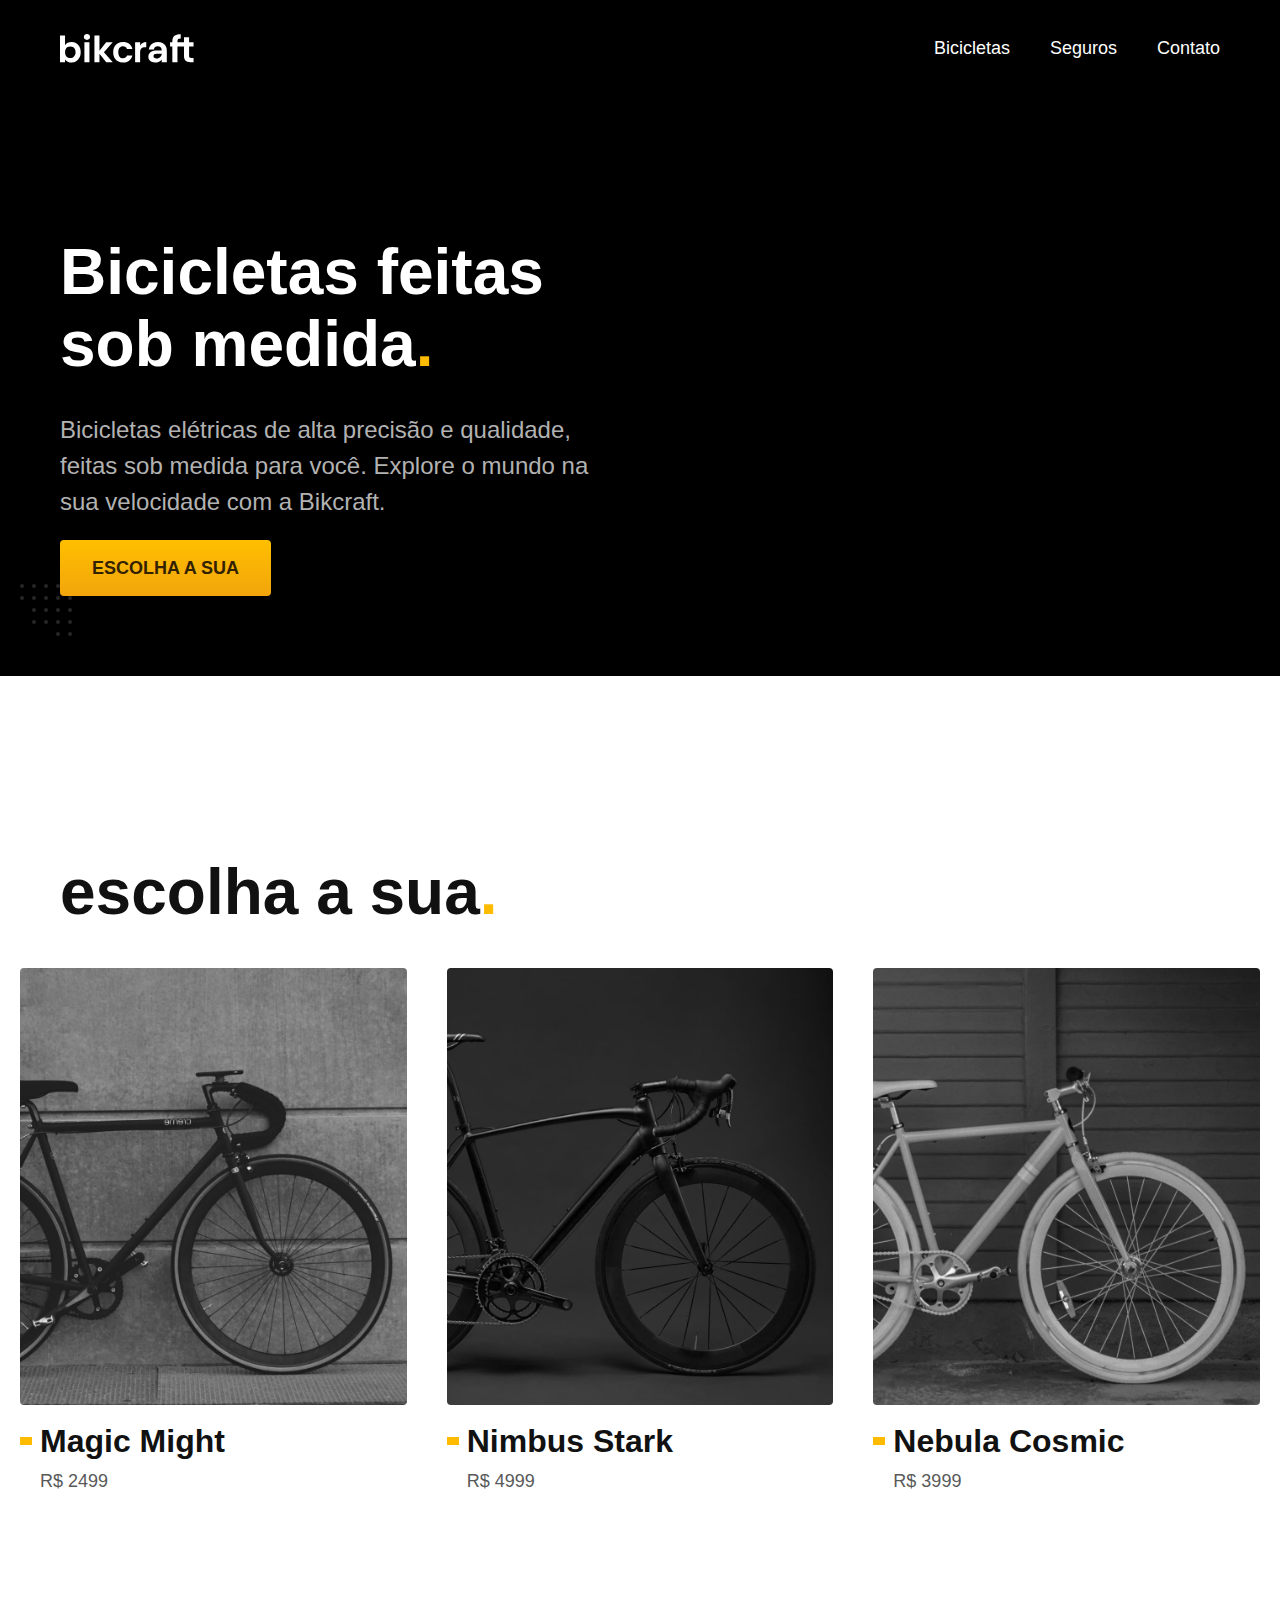
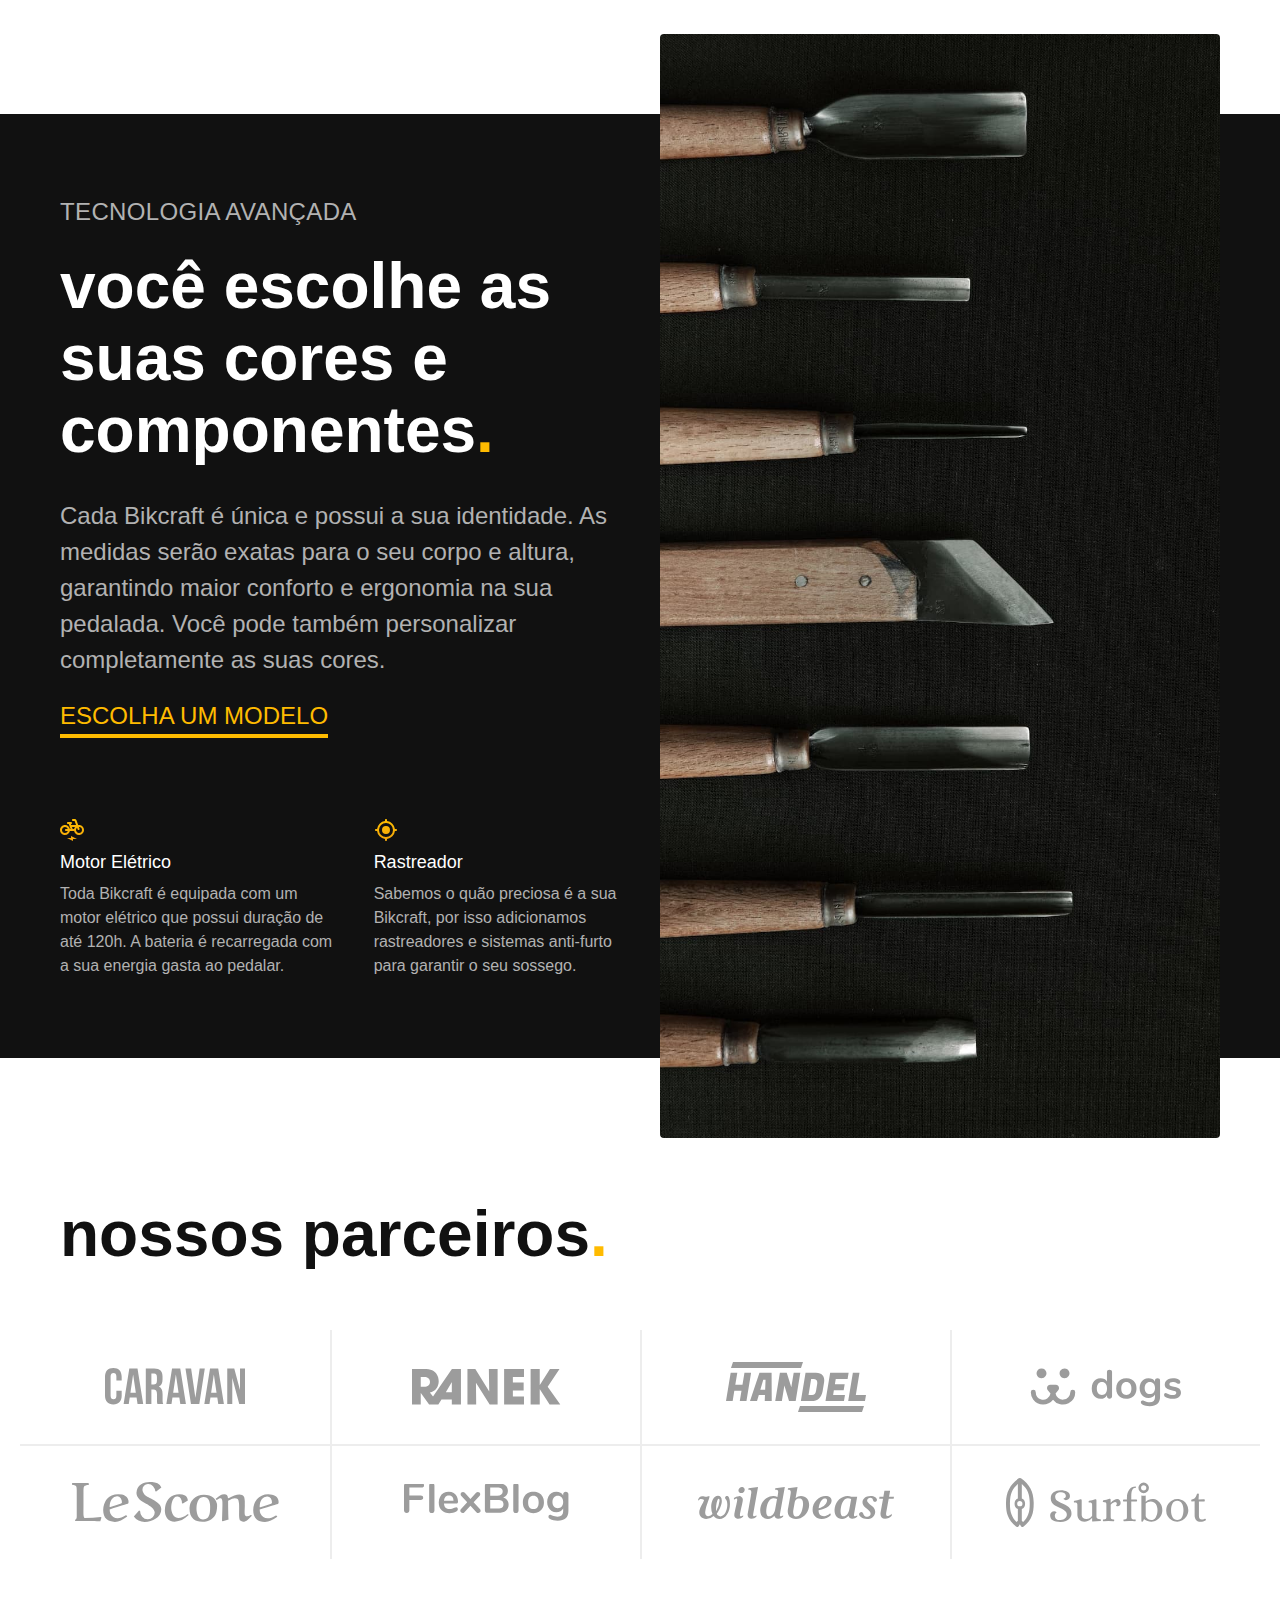
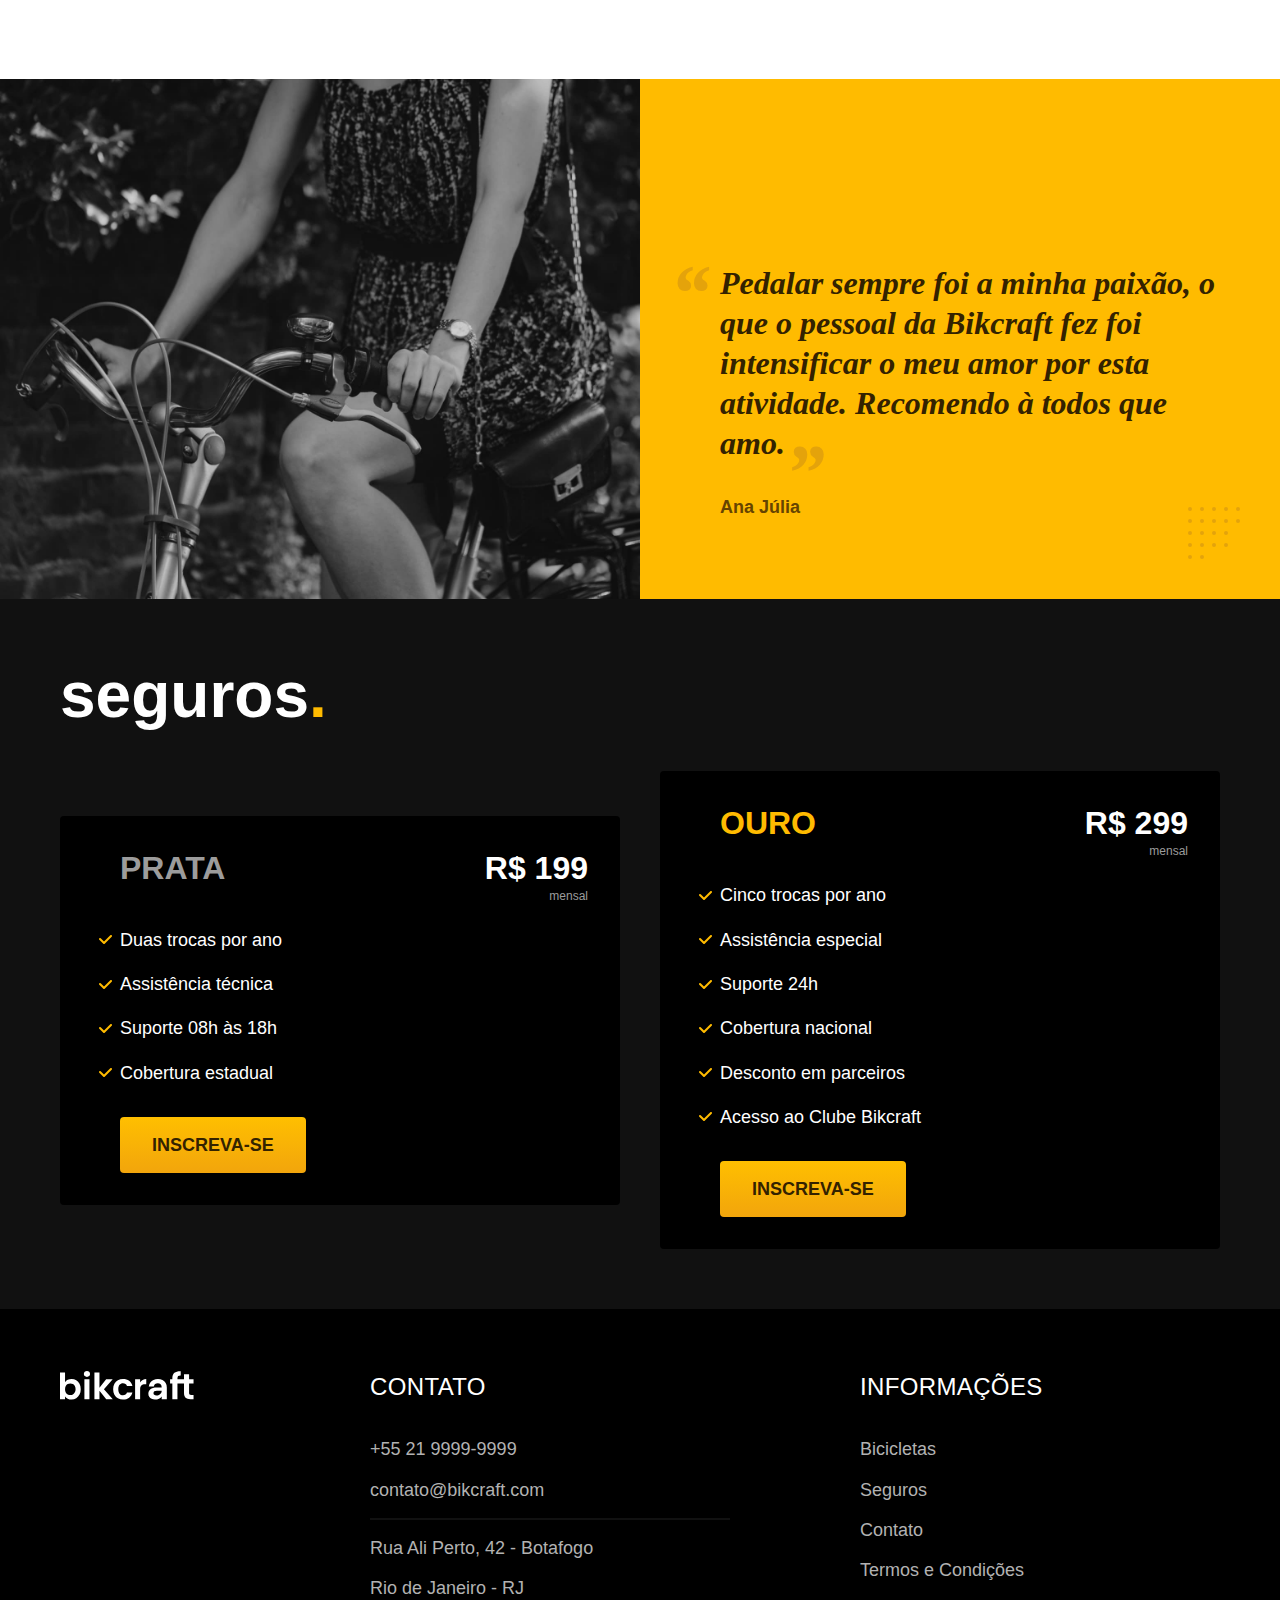
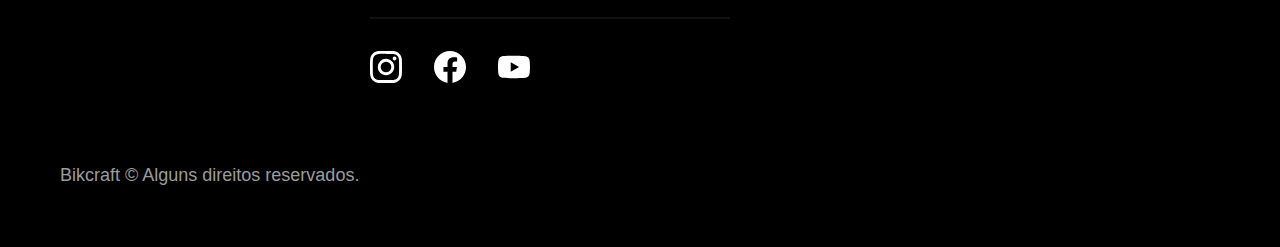
<file: index.html>
<!DOCTYPE html>
<html lang="pt-br">

<head>
  <meta charset="UTF-8">
  <meta name="viewport" content="width=device-width, initial-scale=1.0">

  <title>Bikcraft - Bicicletas Elétricas</title>
  <meta name="description" content="Bicicletas elétricas de alta precisão e qualidade, feitas sob medida para o cliente. Explore o mundo na sua velocidade com a Bikcraft.">

  <link rel="preload" href="./css/style.css" as="style">
  <link rel="stylesheet" href="./css/style.css">
</head>

<body>
  <header class="header-bg">
    <div class="header container">
      <a href="./">
        <img src="./img/bikcraft.svg" width="136" height="32" alt="Bikcraft">
      </a>

      <nav aria-label="primaria">
        <ul class="header-menu font-1-m cor-0">
          <li><a href="./bicicletas.html">Bicicletas</a></li>
          <li><a href="./seguros.html">Seguros</a></li>
          <li><a href="./contato.html">Contato</a></li>
        </ul>
      </nav>
    </div>
  </header>

  <main class="introducao-bg">
    <div class="introducao container">
      <div class="introducao-conteudo">
        <h1 class="font-1-xxl cor-0" data-anime="200">Bicicletas feitas sob medida<span class="cor-p1">.</span></h1>
        <p class="font-2-l cor-5" data-anime="400">Bicicletas elétricas de alta precisão e qualidade, feitas sob medida para você. Explore o mundo na sua velocidade com a Bikcraft.</p>
        <a class="botao" data-anime="600" href="./bicicletas.html">Escolha a sua</a>
      </div>
      <picture data-anime="800">
        <source media="(max-width: 800px)" srcset="./img/bicicletas/nimbus.jpg">
        <img src="./img/fotos/introducao.jpg" width="1280" height="1600" alt="Bicicleta elétrica preta.">
      </picture>
    </div>
  </main>

  <article class="bicicletas-lista">
    <h2 class="container font-1-xxl">escolha a sua<span class="cor-p1">.</span></h2>

    <ul>
      <li>
        <a href="./bicicletas/magic.html">
          <img src="./img/bicicletas/magic-home.jpg" alt="Bicicleta preta" width="920" height="1040">
          <h3 class="font-1-xl">Magic Might</h3>
          <span class="font-2-m cor-8">R$ 2499</span>
        </a>
      </li>
      <li>
        <a href="./bicicletas/nimbus.html">
          <img src="./img/bicicletas/nimbus-home.jpg" alt="Bicicleta preta" width="920" height="1040">
          <h3 class="font-1-xl">Nimbus Stark</h3>
          <span class="font-2-m cor-8">R$ 4999</span>
        </a>
      </li>
      <li>
        <a href="./bicicletas/nebula.html">
          <img src="./img/bicicletas/nebula-home.jpg" alt="Bicicleta preta" width="920" height="1040">
          <h3 class="font-1-xl">Nebula Cosmic</h3>
          <span class="font-2-m cor-8">R$ 3999</span>
        </a>
      </li>
    </ul>
  </article>

  <article class="tecnologia-bg">
    <div class="tecnologia container">
      <div class="tecnologia-conteudo">
        <span class="font-2-l-b cor-5">Tecnologia Avançada</span>
        <h2 class="font-1-xxl cor-0">você escolhe as suas cores e componentes<span class="cor-p1">.</span></h2>
        <p class="font-2-l cor-5">Cada Bikcraft é única e possui a sua identidade. As medidas serão exatas para o seu corpo e altura, garantindo maior conforto e ergonomia na sua pedalada. Você pode também personalizar completamente as suas cores.</p>
        <a class="link" href="./bicicletas.html">Escolha um modelo</a>
        <div class="tecnologia-vantagens">
          <div>
            <img src="./img/icones/eletrica.svg" width="24" height="24" alt="">
            <h3 class="font-1-m cor-0">Motor Elétrico</h3>
            <p class="font-2-s cor-5">Toda Bikcraft é equipada com um motor elétrico que possui duração de até 120h. A bateria é recarregada com a sua energia gasta ao pedalar.</p>
          </div>
          <div>
            <img src="./img/icones/rastreador.svg" width="24" height="24" alt="">
            <h3 class="font-1-m cor-0">Rastreador</h3>
            <p class="font-2-s cor-5">Sabemos o quão preciosa é a sua Bikcraft, por isso adicionamos rastreadores e sistemas anti-furto para garantir o seu sossego.</p>
          </div>
        </div>
      </div>
      <div class="tecnologia-imagem">
        <img src="./img/fotos/tecnologia.jpg" width="1200" height="1920" alt="">
      </div>
    </div>
  </article>

  <section class="parceiros" aria-label="Nossos Parceiros">
    <h2 class="container font-1-xxl">nossos parceiros<span class="cor-p1">.</span></h2>

    <ul>
      <li><img src="./img/parceiros/caravan.svg" alt="Caravan" width="140" height="38"></li>
      <li><img src="./img/parceiros/ranek.svg" alt="Ranek" width="149" height="36"></li>
      <li><img src="./img/parceiros/handel.svg" alt="Handel" width="140" height="50"></li>
      <li><img src="./img/parceiros/dogs.svg" alt="Dogs" width="152" height="39"></li>
      <li><img src="./img/parceiros/lescone.svg" alt="LeScone" width="208" height="41"></li>
      <li><img src="./img/parceiros/flexblog.svg" alt="FlexBlog" width="165" height="38"></li>
      <li><img src="./img/parceiros/wildbeast.svg" alt="Wildbeast" width="196" height="34"></li>
      <li><img src="./img/parceiros/surfbot.svg" alt="Surfbot" width="200" height="49"></li>
    </ul>
  </section>

  <section class="depoimento" aria-label="Depoimento">
    <div>
      <img src="./img/fotos/depoimento.jpg" width="1560" height="1360" alt="Pessoa pedalando uma bicicleta Bikcraft">
    </div>
    <div class="depoimento-conteudo">
      <blockquote class="font-1-xl cor-p5">
        <p>Pedalar sempre foi a minha paixão, o que o pessoal da Bikcraft fez foi intensificar o meu amor por esta atividade. Recomendo à todos que amo.</p>
      </blockquote>
      <span class="font-1-m-b cor-p4">Ana Júlia</span>
    </div>
  </section>

  <article class="seguros-bg">
    <div class="seguros container">
      <h2 class="font-1-xxl cor-0">seguros<span class="cor-p1">.</span></h2>
      <div class="seguros-item">
        <h3 class="font-1-xl cor-6">PRATA</h3>
        <span class="font-1-xl cor-0">R$ 199 <span class="font-1-xs cor-6">mensal</span></span>
        <ul class="font-2-m cor-0">
          <li>Duas trocas por ano</li>
          <li>Assistência técnica</li>
          <li>Suporte 08h às 18h</li>
          <li>Cobertura estadual</li>
        </ul>
        <a class="botao secundario" href="./orcamento.html">Inscreva-se</a>
      </div>

      <div class="seguros-item">
        <h3 class="font-1-xl cor-p1">OURO</h3>
        <span class="font-1-xl cor-0">R$ 299 <span class="font-1-xs cor-6">mensal</span></span>
        <ul class="font-2-m cor-0">
          <li>Cinco trocas por ano</li>
          <li>Assistência especial</li>
          <li>Suporte 24h</li>
          <li>Cobertura nacional</li>
          <li>Desconto em parceiros</li>
          <li>Acesso ao Clube Bikcraft</li>
        </ul>
        <a class="botao" href="./orcamento.html">Inscreva-se</a>
      </div>
    </div>
  </article>

  <footer class="footer-bg">
    <div class="footer container">
      <img src="./img/bikcraft.svg" width="136" height="32" alt="Bikcraft">
      <div class="footer-contato">
        <h3 class="font-2-l-b cor-0">Contato</h3>
        <ul class="font-2-m cor-5">
          <li><a href="tel:+552199999999">+55 21 9999-9999</a></li>
          <li><a href="mailto:contato@bikcraft.com">contato@bikcraft.com</a></li>
          <li>Rua Ali Perto, 42 - Botafogo</li>
          <li>Rio de Janeiro - RJ</li>
        </ul>
        <div class="footer-redes">
          <a href="./">
            <img src="./img/redes/instagram.svg" width="32" height="32" alt="Instagram">
          </a>
          <a href="./">
            <img src="./img/redes/facebook.svg" width="32" height="32" alt="Facebook">
          </a>
          <a href="./">
            <img src="./img/redes/youtube.svg" width="32" height="32" alt="Youtube">
          </a>
        </div>
      </div>
      <div class="footer-informacoes">
        <h3 class="font-2-l-b cor-0">Informações</h3>
        <nav>
          <ul class="font-1-m cor-5">
            <li><a href="./bicicletas.html">Bicicletas</a></li>
            <li><a href="./seguros.html">Seguros</a></li>
            <li><a href="./contato.html">Contato</a></li>
            <li><a href="./termos.html">Termos e Condições</a></li>
          </ul>
        </nav>
      </div>
      <p class="footer-copy font-2-m cor-6">Bikcraft © Alguns direitos reservados.</p>
    </div>
  </footer>

  <script src="./js/plugins/simple-anime.js"></script>
  <script src="./js/script.js"></script>


</body>

</html>
</file>
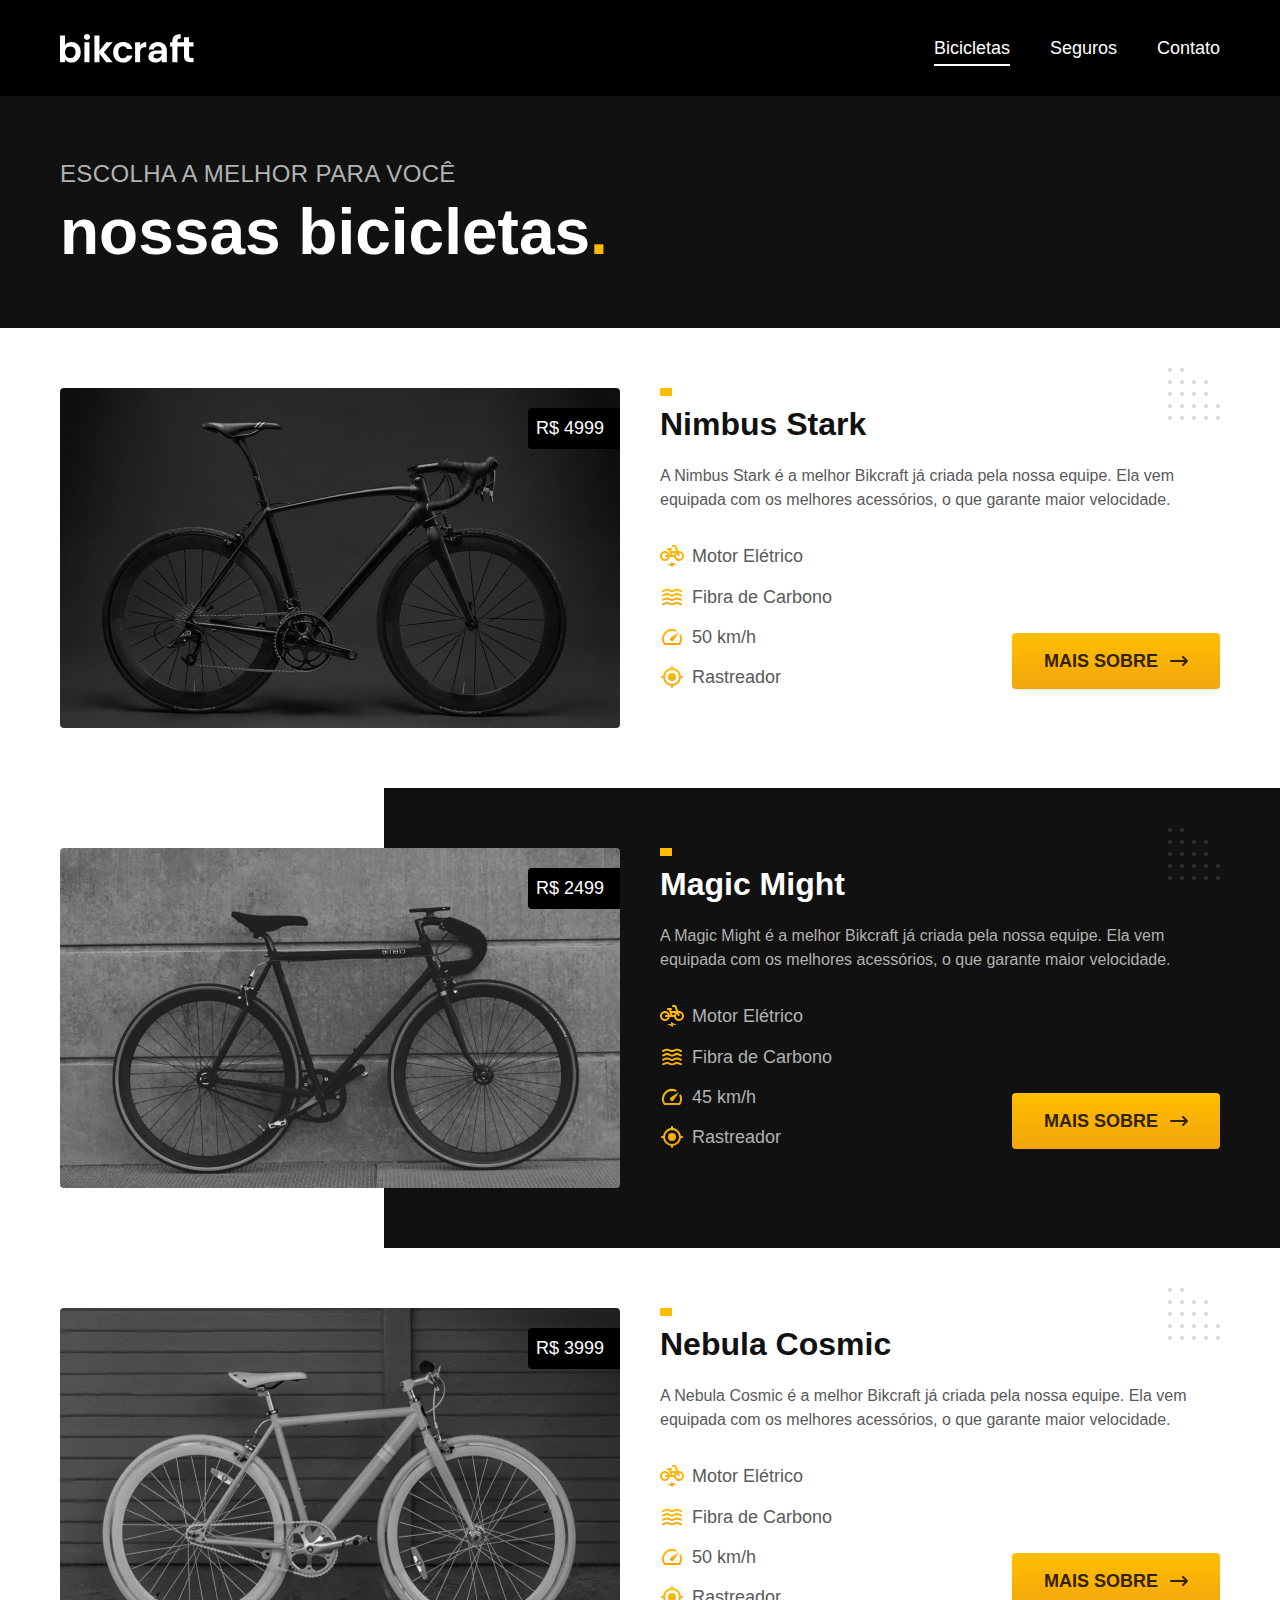
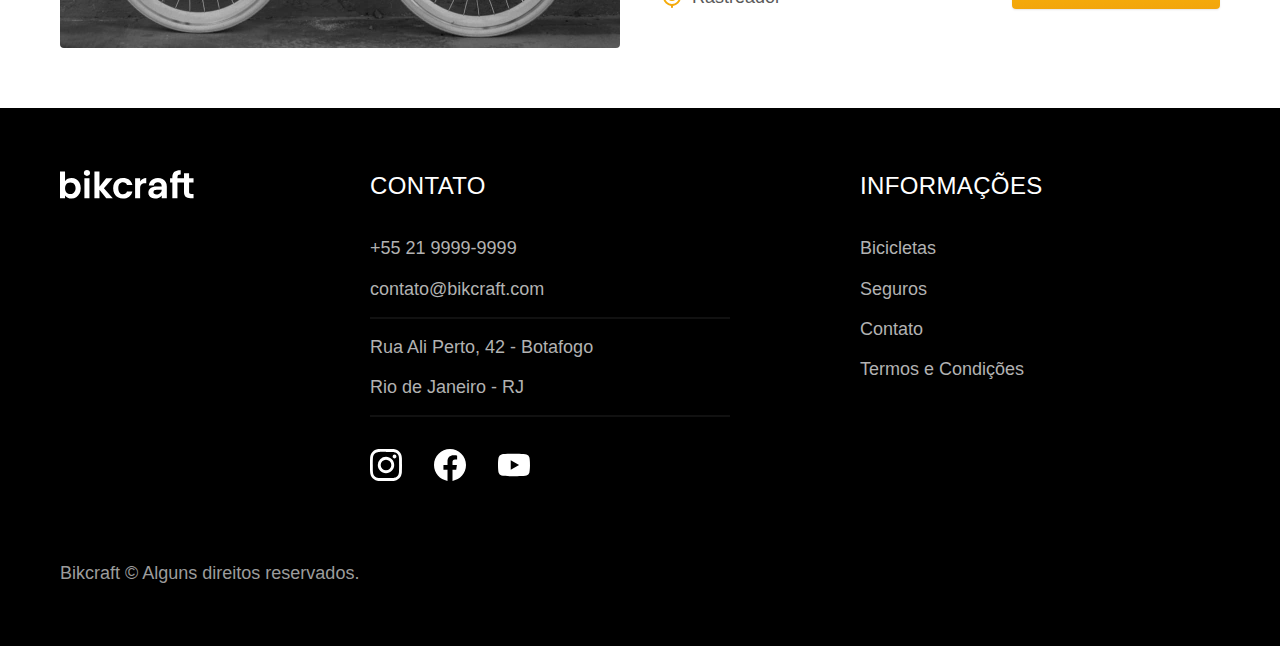
<file: bicicletas.html>
<!DOCTYPE html>
<html lang="pt-br">

<head>
  <meta charset="UTF-8">
  <meta name="viewport" content="width=device-width, initial-scale=1.0">

  <title>Bicicletas | Bikcraft</title>
  <meta name="description" content="Bicicletas">

  <link rel="preload" href="./css/style.css" as="style">
  <link rel="stylesheet" href="./css/style.css">
</head>

<body id="bicicletas">
  <header class="header-bg">
    <div class="header container">
      <a href="./">
        <img src="./img/bikcraft.svg" alt="Bikcraft">
      </a>

      <nav aria-label="primaria">
        <ul class="header-menu font-1-m cor-0">
          <li><a href="./bicicletas.html">Bicicletas</a></li>
          <li><a href="./seguros.html">Seguros</a></li>
          <li><a href="./contato.html">Contato</a></li>
        </ul>
      </nav>
    </div>
  </header>

  <main>
    <div class="titulo-bg">
      <div class="titulo container">
        <p class="font-2-l-b cor-5">Escolha a melhor para você</p>
        <h1 class="font-1-xxl cor-0">nossas bicicletas<span class="cor-p1">.</span></h1>
      </div>
    </div>

    <div class="bicicletas container">
      <div class="bicicletas-imagem">
        <img src="./img/bicicletas/nimbus.jpg" alt="Bicicleta preta">
        <span class="font-2-m cor-0">R$ 4999</span>
      </div>
      <div class="bicicletas-conteudo">
        <h2 class="font-1-xl">Nimbus Stark</h2>
        <p class="font-2-s cor-8">A Nimbus Stark é a melhor Bikcraft já criada pela nossa equipe. Ela vem equipada com os melhores acessórios, o que garante maior velocidade.</p>
        <ul class="font-1-m cor-8">
          <li>
            <img src="./img/icones/eletrica.svg" alt="">
            Motor Elétrico
          </li>
          <li>
            <img src="./img/icones/carbono.svg" alt="">
            Fibra de Carbono
          </li>
          <li>
            <img src="./img/icones/velocidade.svg" alt="">
            50 km/h
          </li>
          <li>
            <img src="./img/icones/rastreador.svg" alt="">
            Rastreador
          </li>
        </ul>
        <a class="botao seta" href="./bicicletas/nimbus.html">Mais Sobre</a>
      </div>
    </div>

    <div class="bicicletas-bg">
      <div class="bicicletas container">
        <div class="bicicletas-imagem">
          <img src="./img/bicicletas/magic.jpg" alt="Bicicleta preta">
          <span class="font-2-m cor-0">R$ 2499</span>
        </div>
        <div class="bicicletas-conteudo">
          <h2 class="font-1-xl cor-0">Magic Might</h2>
          <p class="font-2-s cor-5">A Magic Might é a melhor Bikcraft já criada pela nossa equipe. Ela vem equipada com os melhores acessórios, o que garante maior velocidade.</p>
          <ul class="font-1-m cor-5">
            <li>
              <img src="./img/icones/eletrica.svg" alt="">
              Motor Elétrico
            </li>
            <li>
              <img src="./img/icones/carbono.svg" alt="">
              Fibra de Carbono
            </li>
            <li>
              <img src="./img/icones/velocidade.svg" alt="">
              45 km/h
            </li>
            <li>
              <img src="./img/icones/rastreador.svg" alt="">
              Rastreador
            </li>
          </ul>
          <a class="botao seta" href="./bicicletas/magic.html">Mais Sobre</a>
        </div>
      </div>
    </div>

    <div class="bicicletas container">
      <div class="bicicletas-imagem">
        <img src="./img/bicicletas/nebula.jpg" alt="Bicicleta preta">
        <span class="font-2-m cor-0">R$ 3999</span>
      </div>
      <div class="bicicletas-conteudo">
        <h2 class="font-1-xl">Nebula Cosmic</h2>
        <p class="font-2-s cor-8">A Nebula Cosmic é a melhor Bikcraft já criada pela nossa equipe. Ela vem equipada com os melhores acessórios, o que garante maior velocidade.</p>
        <ul class="font-1-m cor-8">
          <li>
            <img src="./img/icones/eletrica.svg" alt="">
            Motor Elétrico
          </li>
          <li>
            <img src="./img/icones/carbono.svg" alt="">
            Fibra de Carbono
          </li>
          <li>
            <img src="./img/icones/velocidade.svg" alt="">
            50 km/h
          </li>
          <li>
            <img src="./img/icones/rastreador.svg" alt="">
            Rastreador
          </li>
        </ul>
        <a class="botao seta" href="./bicicletas/nebula.html">Mais Sobre</a>
      </div>
    </div>

  </main>

  <footer class="footer-bg">
    <div class="footer container">
      <img src="./img/bikcraft.svg" alt="Bikcraft">
      <div class="footer-contato">
        <h3 class="font-2-l-b cor-0">Contato</h3>
        <ul class="font-2-m cor-5">
          <li><a href="tel:+552199999999">+55 21 9999-9999</a></li>
          <li><a href="mailto:contato@bikcraft.com">contato@bikcraft.com</a></li>
          <li>Rua Ali Perto, 42 - Botafogo</li>
          <li>Rio de Janeiro - RJ</li>
        </ul>
        <div class="footer-redes">
          <a href="./">
            <img src="./img/redes/instagram.svg" alt="Instagram">
          </a>
          <a href="./">
            <img src="./img/redes/facebook.svg" alt="Facebook">
          </a>
          <a href="./">
            <img src="./img/redes/youtube.svg" alt="Youtube">
          </a>
        </div>
      </div>
      <div class="footer-informacoes">
        <h3 class="font-2-l-b cor-0">Informações</h3>
        <nav>
          <ul class="font-1-m cor-5">
            <li><a href="./bicicletas.html">Bicicletas</a></li>
            <li><a href="./seguros.html">Seguros</a></li>
            <li><a href="./contato.html">Contato</a></li>
            <li><a href="./termos.html">Termos e Condições</a></li>
          </ul>
        </nav>
      </div>
      <p class="footer-copy font-2-m cor-6">Bikcraft © Alguns direitos reservados.</p>
    </div>
  </footer>
  <script src="./js/script.js"></script>
</body>

</html>
</file>
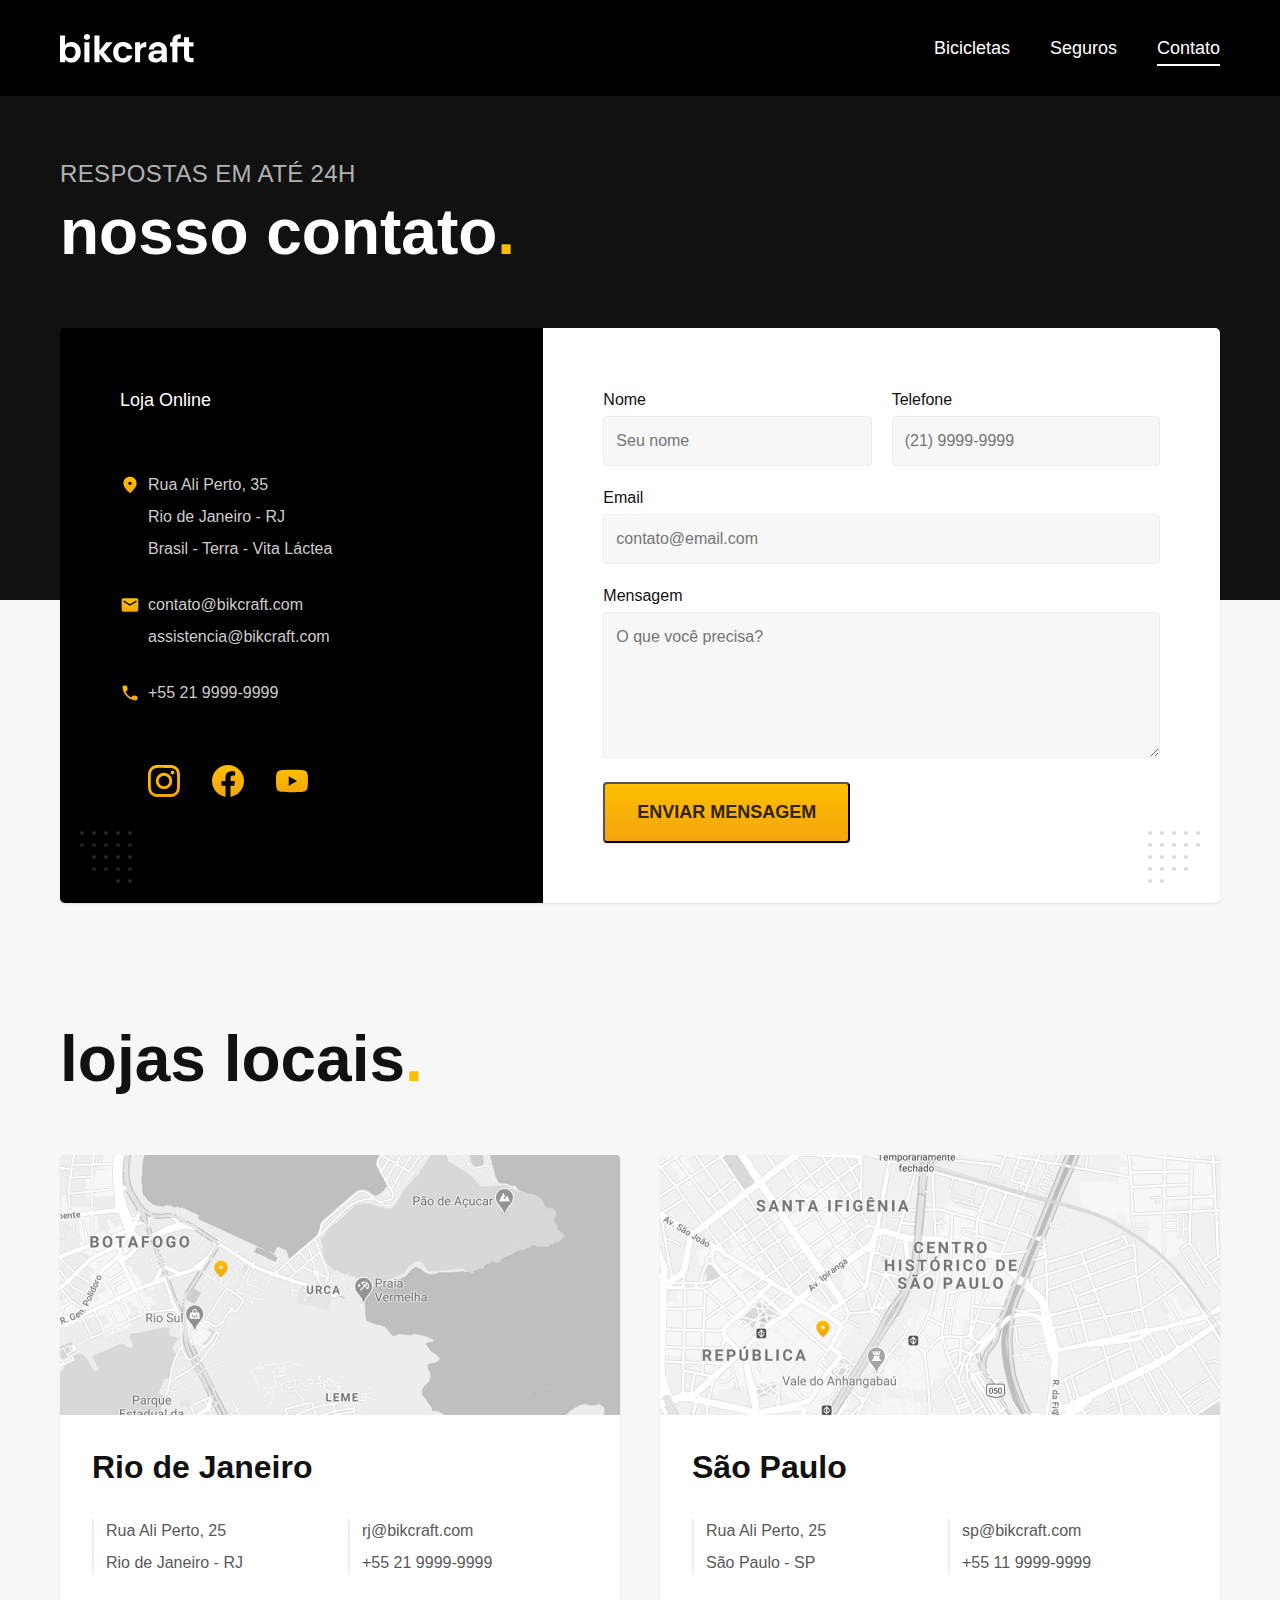
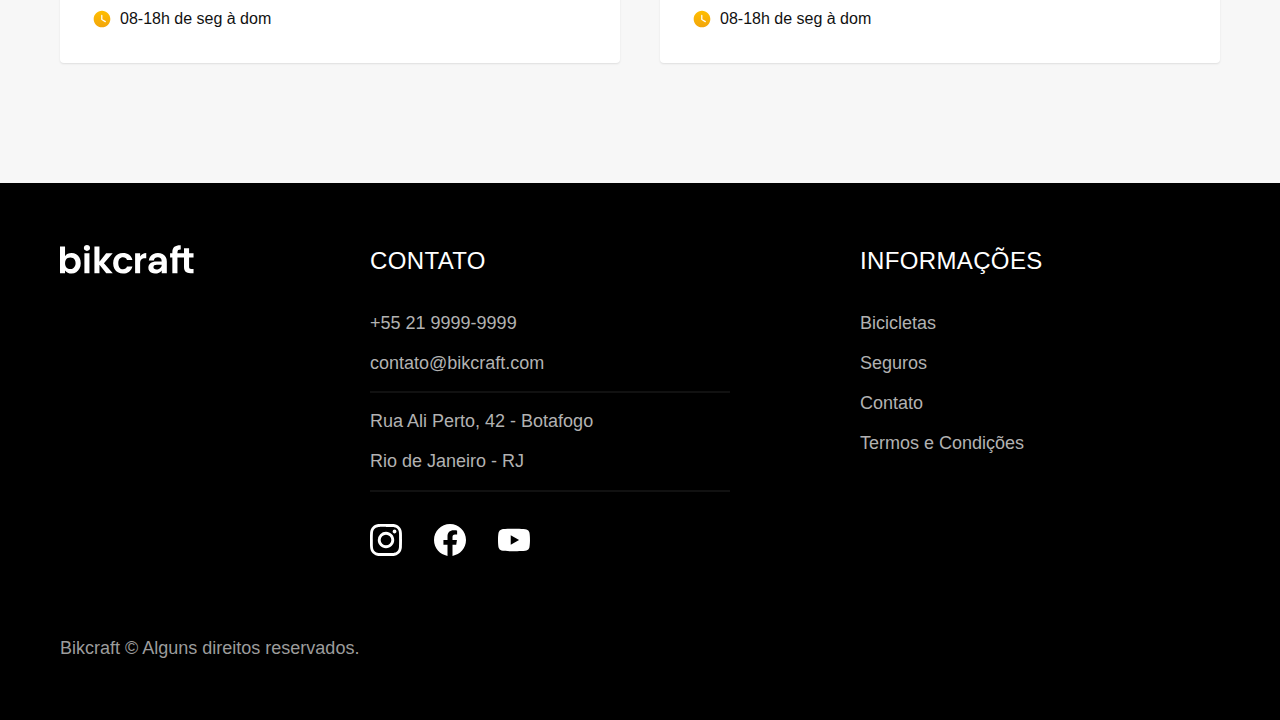
<file: contato.html>
<!DOCTYPE html>
<html lang="pt-br">

<head>
  <meta charset="UTF-8">
  <meta name="viewport" content="width=device-width, initial-scale=1.0">

  <title>Contato | Bikcraft</title>
  <meta name="description" content="Contato.">

  <link rel="preload" href="./css/style.css" as="style">
  <link rel="stylesheet" href="./css/style.css">
</head>

<body id="contato">
  <header class="header-bg">
    <div class="header container">
      <a href="./">
        <img src="./img/bikcraft.svg" alt="Bikcraft">
      </a>

      <nav aria-label="primaria">
        <ul class="header-menu font-1-m cor-0">
          <li><a href="./bicicletas.html">Bicicletas</a></li>
          <li><a href="./seguros.html">Seguros</a></li>
          <li><a href="./contato.html">Contato</a></li>
        </ul>
      </nav>
    </div>
  </header>

  <main>
    <div class="titulo-bg">
      <div class="titulo container">
        <p class="font-2-l-b cor-5">Respostas em até 24h</p>
        <h1 class="font-1-xxl cor-0">nosso contato<span class="cor-p1">.</span></h1>
      </div>
    </div>

    <div class="contato container">
      <section class="contato-dados" aria-label="Endereço">
        <h2 class="font-1-m cor-0">Loja Online</h2>
        <div class="contato-endereco font-2-s cor-4">
          <p>Rua Ali Perto, 35</p>
          <p>Rio de Janeiro - RJ</p>
          <p>Brasil - Terra - Vita Láctea</p>
        </div>
        <address class="contato-meios font-2-s cor-4">
          <a href="mailto:contato@bikcraft.com">contato@bikcraft.com</a>
          <a href="mailto:assistencia@bikcraft.com">assistencia@bikcraft.com</a>
          <a href="tel:+552199999999">+55 21 9999-9999</a>
        </address>
        <div class="contato-redes">
          <a href="./">
            <img src="./img/redes/instagram-p.svg" alt="Instagram">
          </a>
          <a href="./">
            <img src="./img/redes/facebook-p.svg" alt="Facebook">
          </a>
          <a href="./">
            <img src="./img/redes/youtube-p.svg" alt="Youtube">
          </a>
        </div>
      </section>
      <section class="contato-formulario" aria-label="Formulário">
        <form class="form" action="./contato.html">
          <div>
            <label for="nome">Nome</label>
            <input type="text" id="nome" name="nome" placeholder="Seu nome">
          </div>
          <div>
            <label for="telefone">Telefone</label>
            <input type="text" id="telefone" name="telefone" placeholder="(21) 9999-9999">
          </div>
          <div class="col-2">
            <label for="email">Email</label>
            <input type="email" id="email" name="email" placeholder="contato@email.com">
          </div>
          <div class="col-2">
            <label for="mensagem">Mensagem</label>
            <textarea rows="5" id="mensagem" name="mensagem" placeholder="O que você precisa?"></textarea>
          </div>
          <button class="botao col-2">Enviar Mensagem</button>
        </form>
      </section>
    </div>
  </main>

  <article class="lojas container">
    <h2 class="font-1-xxl">lojas locais<span class="cor-p1">.</span></h2>
    <div class="lojas-item">
      <img src="./img/lojas/rj.jpg" alt="mapa marcando o endereço em Rua Ali Perto, 25 - Rio de Janeiro - RJ">
      <div class="lojas-conteudo">
        <h3 class="font-1-xl">Rio de Janeiro</h3>
        <div class="lojas-dados font-2-s cor-8">
          <p>Rua Ali Perto, 25</p>
          <p>Rio de Janeiro - RJ</p>
        </div>
        <div class="lojas-dados font-2-s cor-8">
          <a href="mailto:rj@bikcraft.com">rj@bikcraft.com</a>
          <a href="tel:+552199999999">+55 21 9999-9999</a>
        </div>
        <p class="lojas-tempo font-1-s"><img src="./img/icones/horario.svg" alt="">08-18h de seg à dom</p>
      </div>
    </div>

    <div class="lojas-item">
      <img src="./img/lojas/sp.jpg" alt="mapa marcando o endereço em Rua Ali Perto, 25 - São Paulo - SP">
      <div class="lojas-conteudo">
        <h3 class="font-1-xl">São Paulo</h3>
        <div class="lojas-dados font-2-s cor-8">
          <p>Rua Ali Perto, 25</p>
          <p>São Paulo - SP</p>
        </div>
        <div class="lojas-dados font-2-s cor-8">
          <a href="mailto:sp@bikcraft.com">sp@bikcraft.com</a>
          <a href="tel:+551199999999">+55 11 9999-9999</a>
        </div>
        <p class="lojas-tempo font-1-s"><img src="./img/icones/horario.svg" alt="">08-18h de seg à dom</p>
      </div>
    </div>
  </article>

  <footer class="footer-bg">
    <div class="footer container">
      <img src="./img/bikcraft.svg" alt="Bikcraft">
      <div class="footer-contato">
        <h3 class="font-2-l-b cor-0">Contato</h3>
        <ul class="font-2-m cor-5">
          <li><a href="tel:+552199999999">+55 21 9999-9999</a></li>
          <li><a href="mailto:contato@bikcraft.com">contato@bikcraft.com</a></li>
          <li>Rua Ali Perto, 42 - Botafogo</li>
          <li>Rio de Janeiro - RJ</li>
        </ul>
        <div class="footer-redes">
          <a href="./">
            <img src="./img/redes/instagram.svg" alt="Instagram">
          </a>
          <a href="./">
            <img src="./img/redes/facebook.svg" alt="Facebook">
          </a>
          <a href="./">
            <img src="./img/redes/youtube.svg" alt="Youtube">
          </a>
        </div>
      </div>
      <div class="footer-informacoes">
        <h3 class="font-2-l-b cor-0">Informações</h3>
        <nav>
          <ul class="font-1-m cor-5">
            <li><a href="./bicicletas.html">Bicicletas</a></li>
            <li><a href="./seguros.html">Seguros</a></li>
            <li><a href="./contato.html">Contato</a></li>
            <li><a href="./termos.html">Termos e Condições</a></li>
          </ul>
        </nav>
      </div>
      <p class="footer-copy font-2-m cor-6">Bikcraft © Alguns direitos reservados.</p>
    </div>
  </footer>
  <script src="./js/script.js"></script>
</body>

</html>
</file>
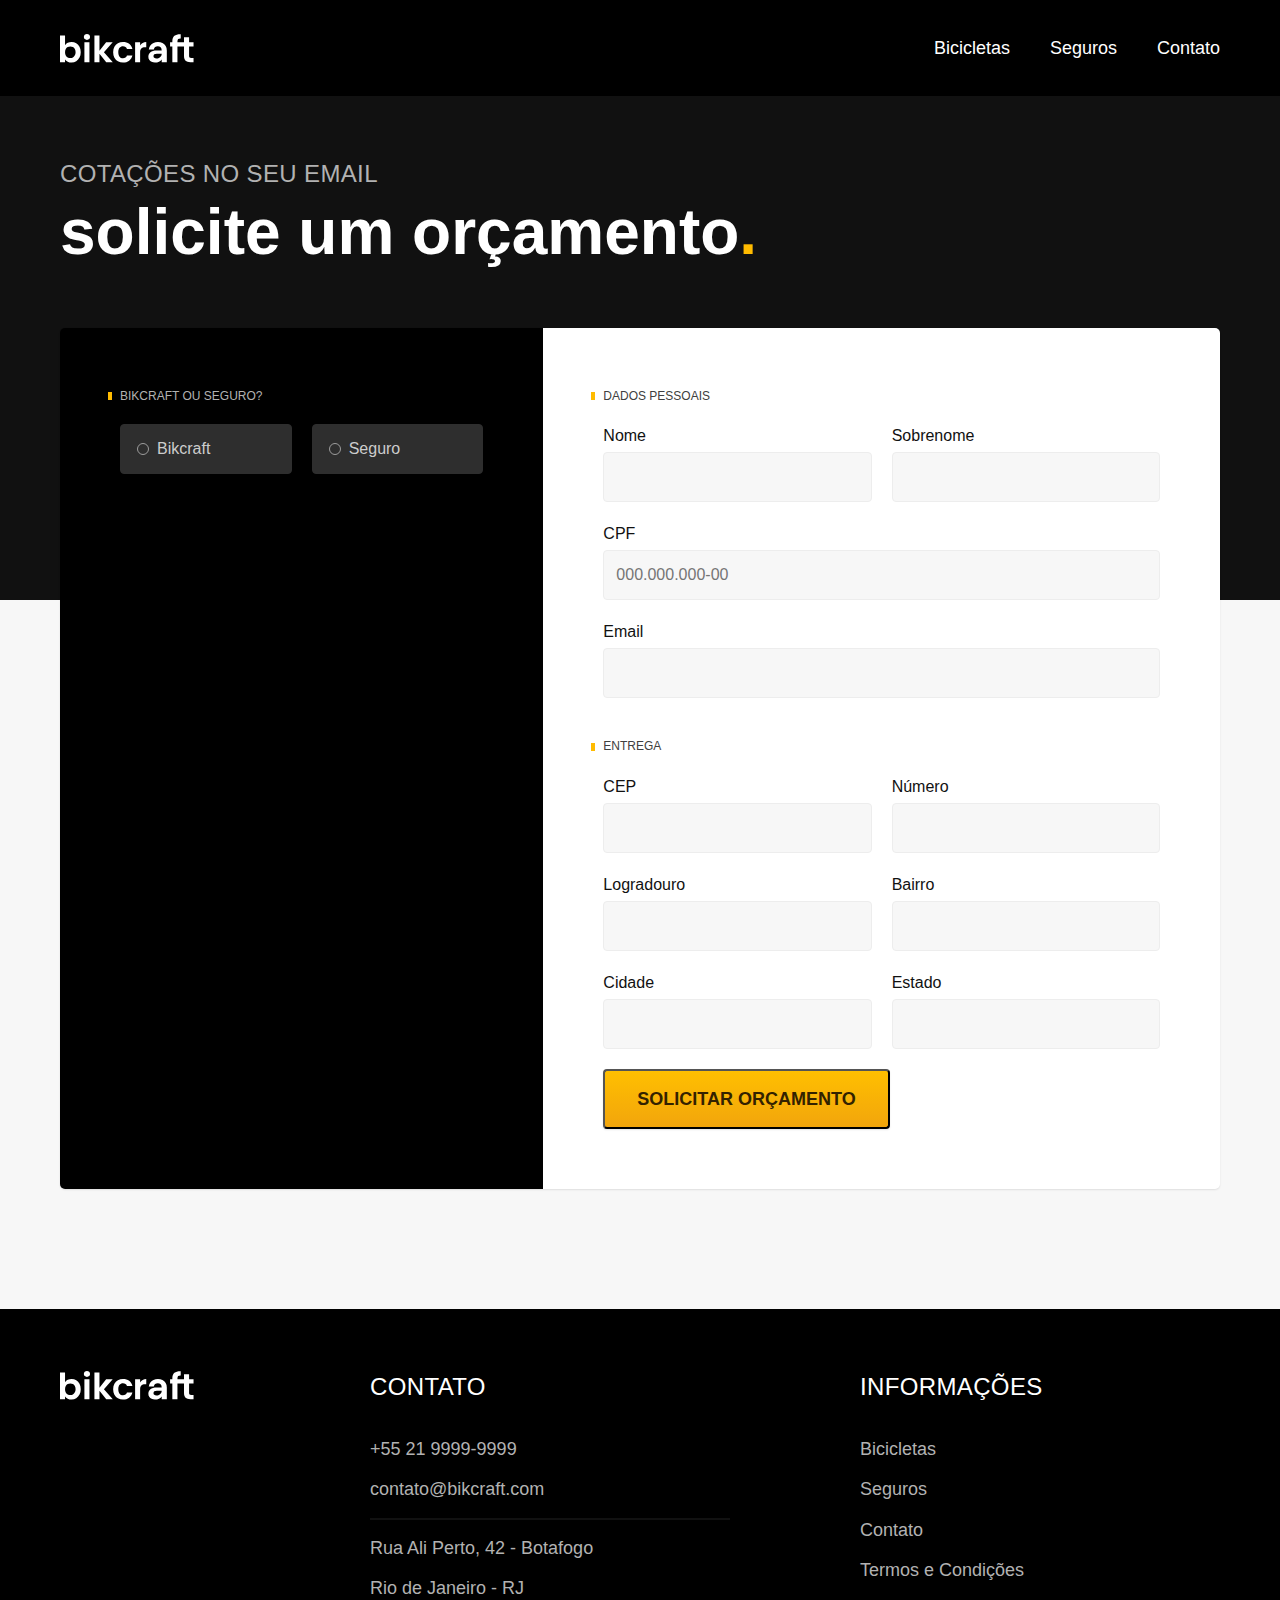
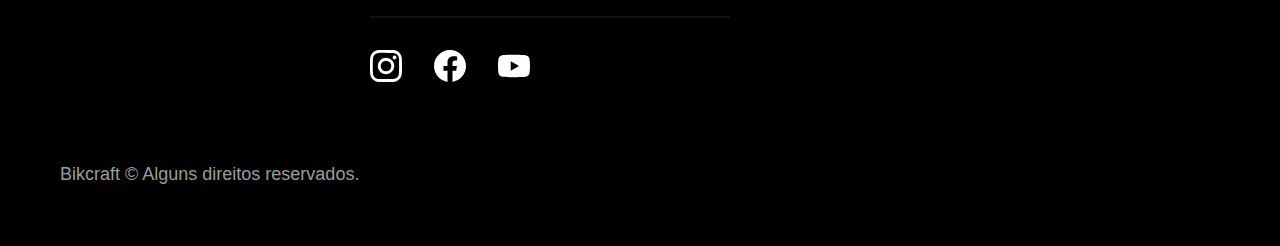
<file: orcamento.html>
<!DOCTYPE html>
<html lang="pt-br">

<head>
  <meta charset="UTF-8">
  <meta name="viewport" content="width=device-width, initial-scale=1.0">

  <title>Orçamento | Bikcraft</title>
  <meta name="description" content="Orçamento.">

  <link rel="preload" href="./css/style.css" as="style">
  <link rel="stylesheet" href="./css/style.css">
</head>

<body id="orcamento">
  <header class="header-bg">
    <div class="header container">
      <a href="./">
        <img src="./img/bikcraft.svg" alt="Bikcraft">
      </a>

      <nav aria-label="primaria">
        <ul class="header-menu font-1-m cor-0">
          <li><a href="./bicicletas.html">Bicicletas</a></li>
          <li><a href="./seguros.html">Seguros</a></li>
          <li><a href="./contato.html">Contato</a></li>
        </ul>
      </nav>
    </div>
  </header>

  <main>
    <div class="titulo-bg">
      <div class="titulo container">
        <p class="font-2-l-b cor-5">Cotações no seu email</p>
        <h1 class="font-1-xxl cor-0">solicite um orçamento<span class="cor-p1">.</span></h1>
      </div>
    </div>

    <form class="orcamento container" action="./orcamento.html">
      <div class="orcamento-produto">
        <h2 class="font-1-xs cor-5">Bikcraft ou Seguro?</h2>

        <input type="radio" name="tipo" value="bikcraft" id="bikcraft">
        <label for="bikcraft">Bikcraft</label>

        <input type="radio" name="tipo" value="seguro" id="seguro">
        <label for="seguro">Seguro</label>

        <div class="orcamento-conteudo" id="orcamento-bikcraft">
          <h2 class="font-1-xs cor-5">Escolha a sua</h2>

          <input type="radio" name="produto" value="nimbus" id="nimbus">
          <label for="nimbus">Nimbus Stark <span>R$ 4999</span></label>
          <div class="orcamento-detalhes">
            <ul class="font-1-xs cor-8">
              <li><img src="./img/icones/eletrica.svg" alt=""> Motor Elétrico</li>
              <li><img src="./img/icones/carbono.svg" alt=""> Fibra de Carbono</li>
              <li><img src="./img/icones/velocidade.svg" alt=""> 50 km/h</li>
              <li><img src="./img/icones/rastreador.svg" alt=""> Rastreador</li>
            </ul>
            <img src="./img/bicicletas/nimbus.jpg" alt="Bicicleta preta">
          </div>

          <input type="radio" name="produto" value="magic" id="magic">
          <label for="magic">Magic Might <span>R$ 2499</span></label>
          <div class="orcamento-detalhes">
            <ul class="font-1-xs cor-8">
              <li><img src="./img/icones/eletrica.svg" alt=""> Motor Elétrico</li>
              <li><img src="./img/icones/carbono.svg" alt=""> Fibra de Carbono</li>
              <li><img src="./img/icones/velocidade.svg" alt=""> 45 km/h</li>
              <li><img src="./img/icones/rastreador.svg" alt=""> Rastreador</li>
            </ul>
            <img src="./img/bicicletas/magic.jpg" alt="Bicicleta preta">
          </div>

          <input type="radio" name="produto" value="nebula" id="nebula">
          <label for="nebula">Nebula Cosmic <span>R$ 3999</span></label>
          <div class="orcamento-detalhes">
            <ul class="font-1-xs cor-8">
              <li><img src="./img/icones/eletrica.svg" alt=""> Motor Elétrico</li>
              <li><img src="./img/icones/carbono.svg" alt=""> Fibra de Carbono</li>
              <li><img src="./img/icones/velocidade.svg" alt=""> 40 km/h</li>
              <li><img src="./img/icones/rastreador.svg" alt=""> Rastreador</li>
            </ul>
            <img src="./img/bicicletas/nebula.jpg" alt="Bicicleta branca">
          </div>

        </div>

        <div class="orcamento-conteudo" id="orcamento-seguro">
          <h2 class="font-1-xs cor-5">Escolha o plano</h2>

          <input type="radio" name="produto" value="prata" id="prata">
          <label for="prata">Prata <span>R$ 199</span></label>

          <input type="radio" name="produto" value="ouro" id="ouro">
          <label for="ouro">Ouro <span>R$ 299</span></label>
        </div>
      </div>
      <div class="orcamento-dados form">
        <h2 class="font-1-xs cor-9 col-2">dados pessoais</h2>
        <div>
          <label for="nome">Nome</label>
          <input type="text" id="nome" name="nome">
        </div>
        <div>
          <label for="sobrenome">Sobrenome</label>
          <input type="text" id="sobrenome" name="sobrenome">
        </div>
        <div class="col-2">
          <label for="cpf">CPF</label>
          <input type="text" id="cpf" name="cpf" placeholder="000.000.000-00">
        </div>
        <div class="col-2">
          <label for="email">Email</label>
          <input type="email" id="email" name="email">
        </div>
        <h2 class="font-1-xs cor-9 col-2">entrega</h2>
        <div>
          <label for="cep">CEP</label>
          <input type="text" id="cep" name="cep">
        </div>
        <div>
          <label for="numero">Número</label>
          <input type="text" id="numero" name="numero">
        </div>
        <div>
          <label for="logradouro">Logradouro</label>
          <input type="text" id="logradouro" name="logradouro">
        </div>
        <div>
          <label for="bairro">Bairro</label>
          <input type="text" id="bairro" name="bairro">
        </div>
        <div>
          <label for="cidade">Cidade</label>
          <input type="text" id="cidade" name="cidade">
        </div>
        <div>
          <label for="estado">Estado</label>
          <input type="text" id="estado" name="estado">
        </div>
        <button class="botao col-2">Solicitar Orçamento</button>
      </div>
    </form>
  </main>

  <footer class="footer-bg">
    <div class="footer container">
      <img src="./img/bikcraft.svg" alt="Bikcraft">
      <div class="footer-contato">
        <h3 class="font-2-l-b cor-0">Contato</h3>
        <ul class="font-2-m cor-5">
          <li><a href="tel:+552199999999">+55 21 9999-9999</a></li>
          <li><a href="mailto:contato@bikcraft.com">contato@bikcraft.com</a></li>
          <li>Rua Ali Perto, 42 - Botafogo</li>
          <li>Rio de Janeiro - RJ</li>
        </ul>
        <div class="footer-redes">
          <a href="./">
            <img src="./img/redes/instagram.svg" alt="Instagram">
          </a>
          <a href="./">
            <img src="./img/redes/facebook.svg" alt="Facebook">
          </a>
          <a href="./">
            <img src="./img/redes/youtube.svg" alt="Youtube">
          </a>
        </div>
      </div>
      <div class="footer-informacoes">
        <h3 class="font-2-l-b cor-0">Informações</h3>
        <nav>
          <ul class="font-1-m cor-5">
            <li><a href="./bicicletas.html">Bicicletas</a></li>
            <li><a href="./seguros.html">Seguros</a></li>
            <li><a href="./contato.html">Contato</a></li>
            <li><a href="./termos.html">Termos e Condições</a></li>
          </ul>
        </nav>
      </div>
      <p class="footer-copy font-2-m cor-6">Bikcraft © Alguns direitos reservados.</p>
    </div>
  </footer>
  <script src="./js/script.js"></script>
</body>

</html>
</file>
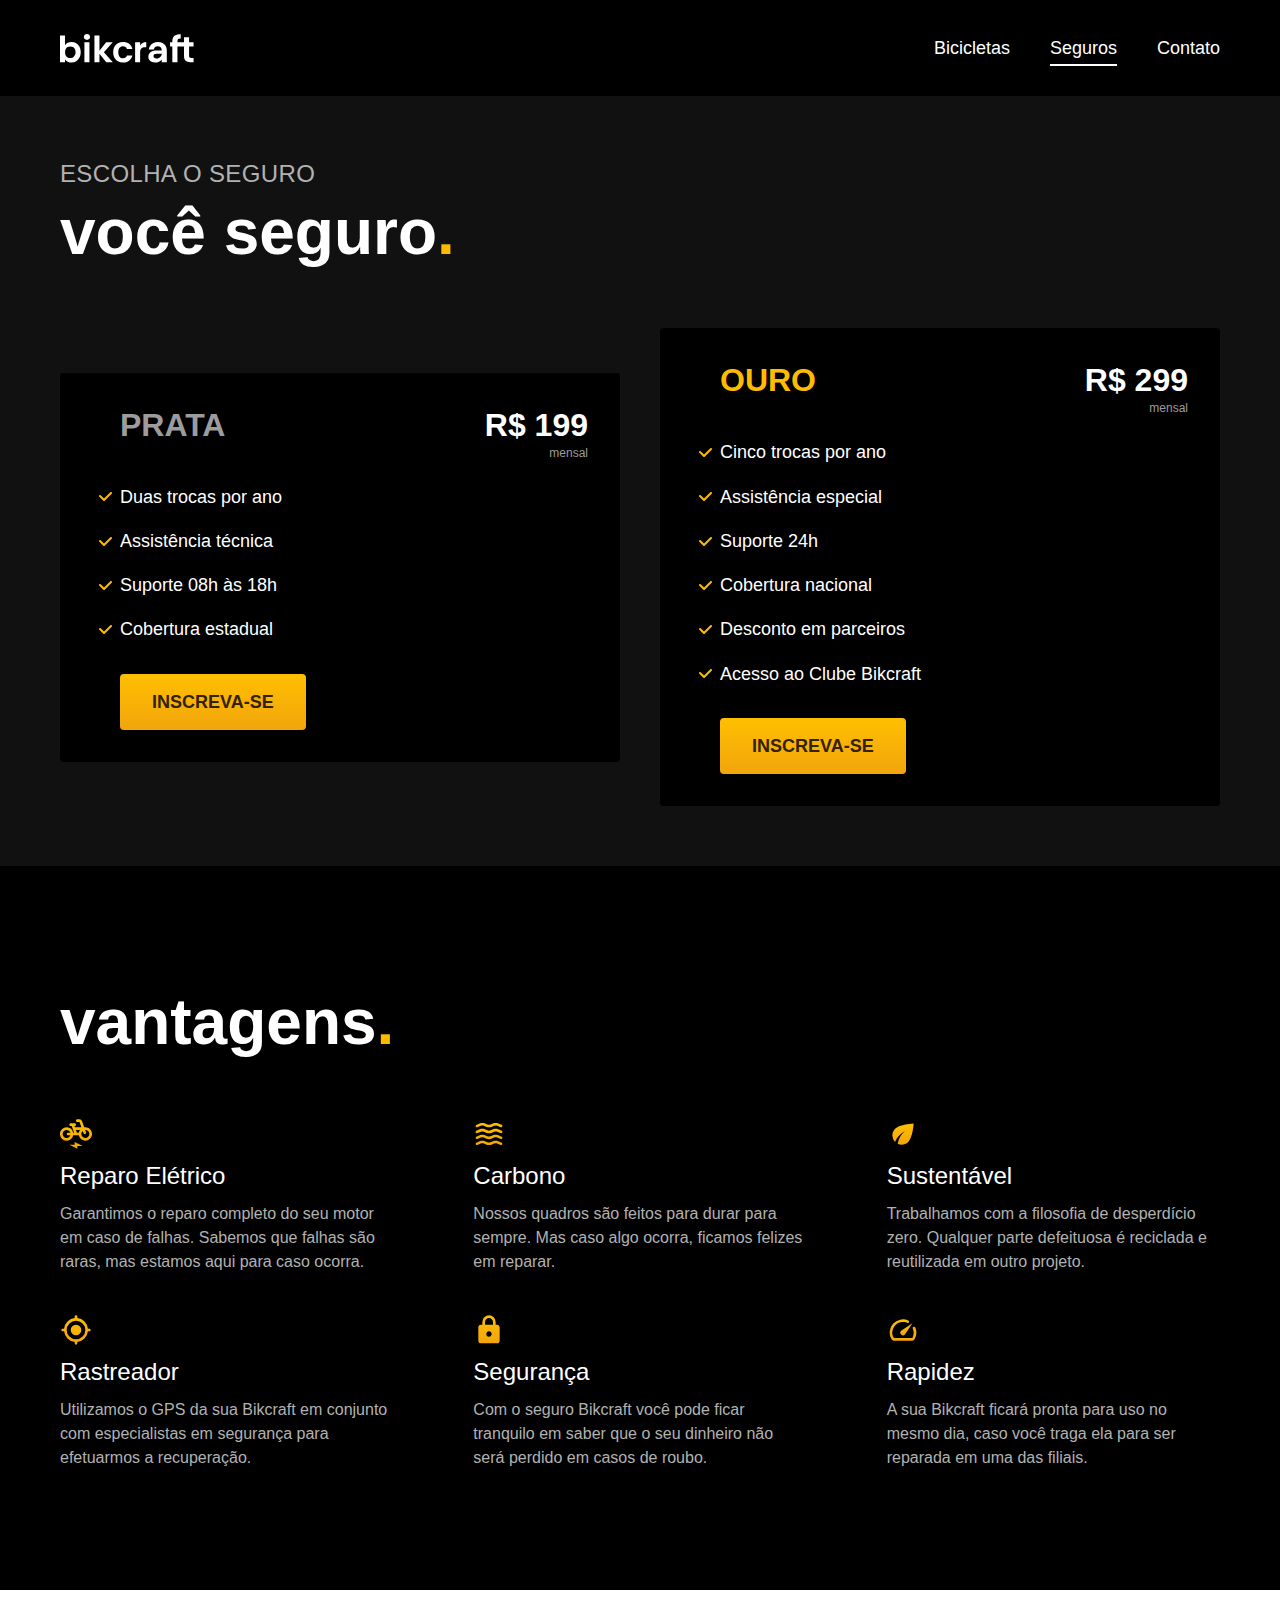
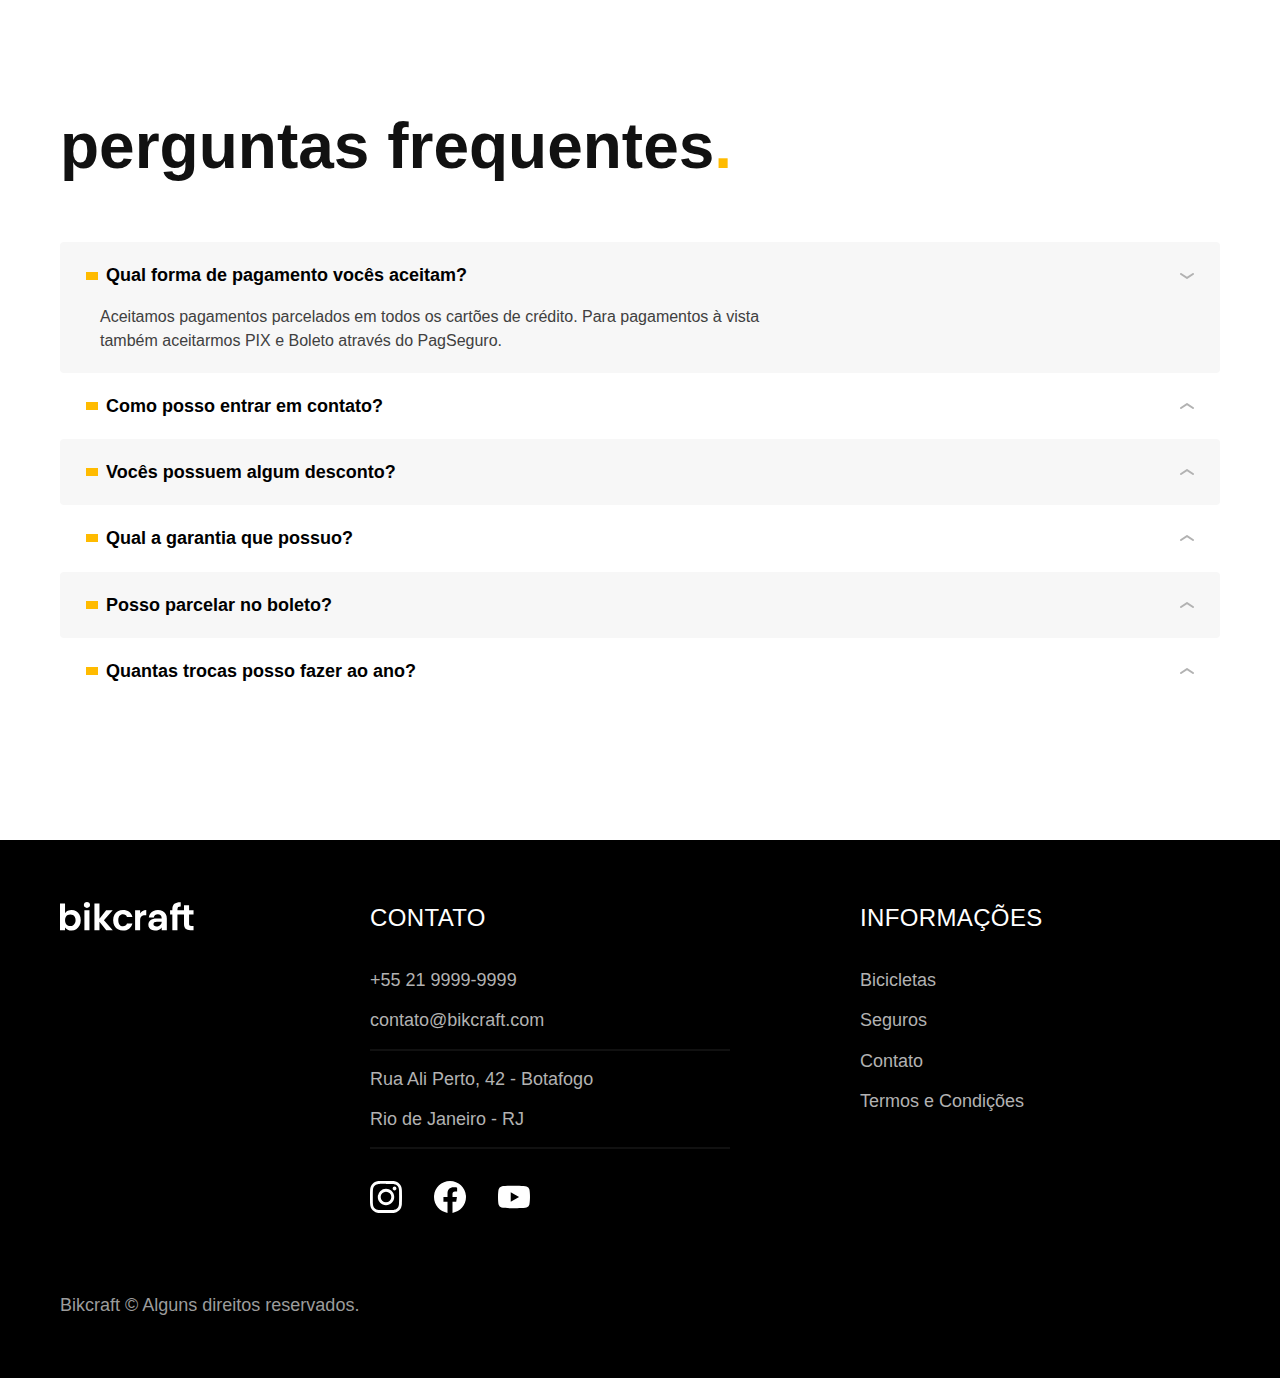
<file: seguros.html>
<!DOCTYPE html>
<html lang="pt-br">

<head>
  <meta charset="UTF-8">
  <meta name="viewport" content="width=device-width, initial-scale=1.0">

  <title>Seguros | Bikcraft</title>
  <meta name="description" content="Seguros.">

  <link rel="preload" href="./css/style.css" as="style">
  <link rel="stylesheet" href="./css/style.css">
</head>

<body id="seguros">
  <header class="header-bg">
    <div class="header container">
      <a href="./">
        <img src="./img/bikcraft.svg" alt="Bikcraft">
      </a>

      <nav aria-label="primaria">
        <ul class="header-menu font-1-m cor-0">
          <li><a href="./bicicletas.html">Bicicletas</a></li>
          <li><a href="./seguros.html">Seguros</a></li>
          <li><a href="./contato.html">Contato</a></li>
        </ul>
      </nav>
    </div>
  </header>

  <main class="seguros-bg">
    <div class="titulo-bg">
      <div class="titulo container">
        <p class="font-2-l-b cor-5">Escolha o seguro</p>
        <h1 class="font-1-xxl cor-0">você seguro<span class="cor-p1">.</span></h1>
      </div>
    </div>

    <div class="seguros container">

      <div class="seguros-item fadeInLeft" data-anime="200">
        <h3 class="font-1-xl cor-6">PRATA</h3>
        <span class="font-1-xl cor-0">R$ 199 <span class="font-1-xs cor-6">mensal</span></span>
        <ul class="font-2-m cor-0">
          <li>Duas trocas por ano</li>
          <li>Assistência técnica</li>
          <li>Suporte 08h às 18h</li>
          <li>Cobertura estadual</li>
        </ul>
        <a class="botao secundario" href="./orcamento.html?tipo=seguro&produto=prata">Inscreva-se</a>
      </div>

      <div class="seguros-item fadeInRight" data-anime="400">
        <h3 class="font-1-xl cor-p1">OURO</h3>
        <span class="font-1-xl cor-0">R$ 299 <span class="font-1-xs cor-6">mensal</span></span>
        <ul class="font-2-m cor-0">
          <li>Cinco trocas por ano</li>
          <li>Assistência especial</li>
          <li>Suporte 24h</li>
          <li>Cobertura nacional</li>
          <li>Desconto em parceiros</li>
          <li>Acesso ao Clube Bikcraft</li>
        </ul>
        <a class="botao" href="./orcamento.html?tipo=seguro&produto=ouro">Inscreva-se</a>
      </div>
    </div>
  </main>

  <article class="vantagens-bg">
    <div class="vantagens container">
      <h2 class="font-1-xxl cor-0">vantagens<span class="cor-p1">.</span></h2>
      <ul>
        <li>
          <img src="./img/icones/eletrica.svg" alt="">
          <h3 class="font-1-l cor-0">Reparo Elétrico</h3>
          <p class="font-2-s cor-5">Garantimos o reparo completo do seu motor em caso de falhas. Sabemos que falhas são raras, mas estamos aqui para caso ocorra.</p>
        </li>
        <li>
          <img src="./img/icones/carbono.svg" alt="">
          <h3 class="font-1-l cor-0">Carbono</h3>
          <p class="font-2-s cor-5">Nossos quadros são feitos para durar para sempre. Mas caso algo ocorra, ficamos felizes em reparar.</p>
        </li>
        <li>
          <img src="./img/icones/sustentavel.svg" alt="">
          <h3 class="font-1-l cor-0">Sustentável</h3>
          <p class="font-2-s cor-5">Trabalhamos com a filosofia de desperdício zero. Qualquer parte defeituosa é reciclada e reutilizada em outro projeto.</p>
        </li>
        <li>
          <img src="./img/icones/rastreador.svg" alt="">
          <h3 class="font-1-l cor-0">Rastreador</h3>
          <p class="font-2-s cor-5">Utilizamos o GPS da sua Bikcraft em conjunto com especialistas em segurança para efetuarmos a recuperação.</p>
        </li>
        <li>
          <img src="./img/icones/seguro.svg" alt="">
          <h3 class="font-1-l cor-0">Segurança</h3>
          <p class="font-2-s cor-5">Com o seguro Bikcraft você pode ficar tranquilo em saber que o seu dinheiro não será perdido em casos de roubo.</p>
        </li>
        <li>
          <img src="./img/icones/velocidade.svg" alt="">
          <h3 class="font-1-l cor-0">Rapidez</h3>
          <p class="font-2-s cor-5">A sua Bikcraft ficará pronta para uso no mesmo dia, caso você traga ela para ser reparada em uma das filiais.</p>
        </li>
      </ul>
    </div>
  </article>

  <article class="perguntas container">
    <h2 class="font-1-xxl">perguntas frequentes<span class="cor-p1">.</span></h2>

    <dl>
      <div>
        <dt><button class="font-1-m-b" aria-controls="pergunta1" aria-expanded="true">Qual forma de pagamento vocês aceitam?</button></dt>
        <dd id="pergunta1" class="font-2-s cor-9 ativa">Aceitamos pagamentos parcelados em todos os cartões de crédito. Para pagamentos à vista também aceitarmos PIX e Boleto através do PagSeguro.</dd>
      </div>
      <div>
        <dt><button class="font-1-m-b" aria-controls="pergunta2" aria-expanded="false">Como posso entrar em contato?</button></dt>
        <dd id="pergunta2" class="font-2-s cor-9">Aceitamos pagamentos parcelados em todos os cartões de crédito. Para pagamentos à vista também aceitarmos PIX e Boleto através do PagSeguro.</dd>
      </div>
      <div>
        <dt><button class="font-1-m-b" aria-controls="pergunta3" aria-expanded="false">Vocês possuem algum desconto?</button></dt>
        <dd id="pergunta3" class="font-2-s cor-9">Aceitamos pagamentos parcelados em todos os cartões de crédito. Para pagamentos à vista também aceitarmos PIX e Boleto através do PagSeguro.</dd>
      </div>
      <div>
        <dt><button class="font-1-m-b" aria-controls="pergunta4" aria-expanded="false">Qual a garantia que possuo?</button></dt>
        <dd id="pergunta4" class="font-2-s cor-9">Aceitamos pagamentos parcelados em todos os cartões de crédito. Para pagamentos à vista também aceitarmos PIX e Boleto através do PagSeguro.</dd>
      </div>
      <div>
        <dt><button class="font-1-m-b" aria-controls="pergunta5" aria-expanded="false">Posso parcelar no boleto?</button></dt>
        <dd id="pergunta5" class="font-2-s cor-9">Aceitamos pagamentos parcelados em todos os cartões de crédito. Para pagamentos à vista também aceitarmos PIX e Boleto através do PagSeguro.</dd>
      </div>
      <div>
        <dt><button class="font-1-m-b" aria-controls="pergunta6" aria-expanded="false">Quantas trocas posso fazer ao ano?</button></dt>
        <dd id="pergunta6" class="font-2-s cor-9">Aceitamos pagamentos parcelados em todos os cartões de crédito. Para pagamentos à vista também aceitarmos PIX e Boleto através do PagSeguro.</dd>
      </div>
    </dl>
  </article>

  <footer class="footer-bg">
    <div class="footer container">
      <img src="./img/bikcraft.svg" alt="Bikcraft">
      <div class="footer-contato">
        <h3 class="font-2-l-b cor-0">Contato</h3>
        <ul class="font-2-m cor-5">
          <li><a href="tel:+552199999999">+55 21 9999-9999</a></li>
          <li><a href="mailto:contato@bikcraft.com">contato@bikcraft.com</a></li>
          <li>Rua Ali Perto, 42 - Botafogo</li>
          <li>Rio de Janeiro - RJ</li>
        </ul>
        <div class="footer-redes">
          <a href="./">
            <img src="./img/redes/instagram.svg" alt="Instagram">
          </a>
          <a href="./">
            <img src="./img/redes/facebook.svg" alt="Facebook">
          </a>
          <a href="./">
            <img src="./img/redes/youtube.svg" alt="Youtube">
          </a>
        </div>
      </div>
      <div class="footer-informacoes">
        <h3 class="font-2-l-b cor-0">Informações</h3>
        <nav>
          <ul class="font-1-m cor-5">
            <li><a href="./bicicletas.html">Bicicletas</a></li>
            <li><a href="./seguros.html">Seguros</a></li>
            <li><a href="./contato.html">Contato</a></li>
            <li><a href="./termos.html">Termos e Condições</a></li>
          </ul>
        </nav>
      </div>
      <p class="footer-copy font-2-m cor-6">Bikcraft © Alguns direitos reservados.</p>
    </div>
  </footer>
   <script src="./js/plugins/simple-anime.js"></script>
  <script src="./js/script.js"></script>
 
</body>

</html>
</file>
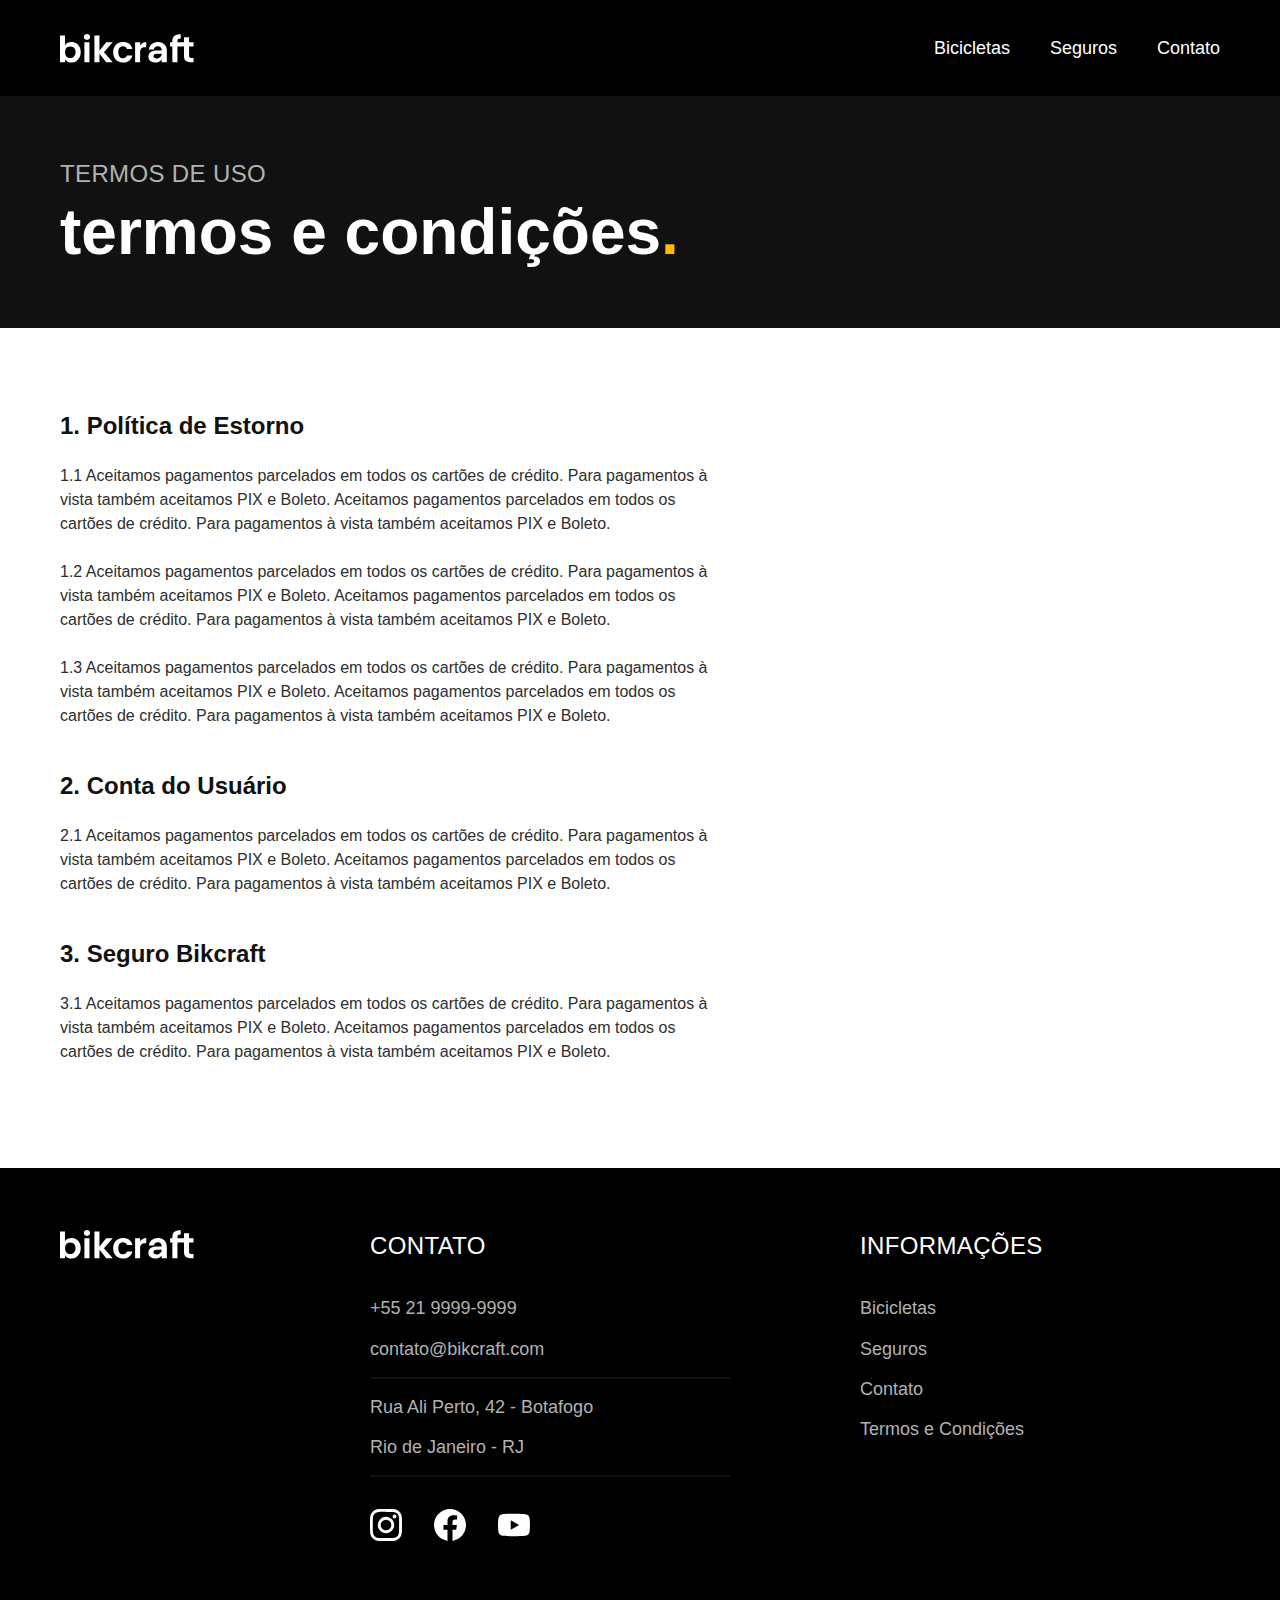
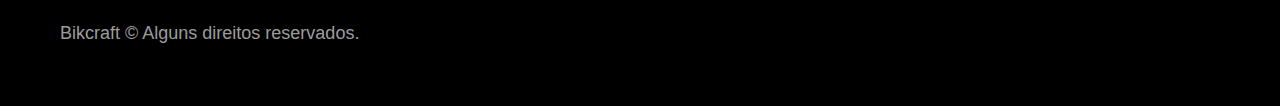
<file: termos.html>
<!DOCTYPE html>
<html lang="pt-br">

<head>
  <meta charset="UTF-8">
  <meta name="viewport" content="width=device-width, initial-scale=1.0">

  <title>Termos e Condições | Bikcraft</title>
  <meta name="description" content="Termos e condições.">

  <link rel="preload" href="./css/style.css" as="style">
  <link rel="stylesheet" href="./css/style.css">
</head>

<body id="termos">
  <header class="header-bg">
    <div class="header container">
      <a href="./">
        <img src="./img/bikcraft.svg" alt="Bikcraft">
      </a>

      <nav aria-label="primaria">
        <ul class="header-menu font-1-m cor-0">
          <li><a href="./bicicletas.html">Bicicletas</a></li>
          <li><a href="./seguros.html">Seguros</a></li>
          <li><a href="./contato.html">Contato</a></li>
        </ul>
      </nav>
    </div>
  </header>

  <main>
    <div class="titulo-bg">
      <div class="titulo container">
        <p class="font-2-l-b cor-5">Termos de uso</p>
        <h1 class="font-1-xxl cor-0">termos e condições<span class="cor-p1">.</span></h1>
      </div>
    </div>

    <div class="termos font-2-s cor-10 container">
      <h2 class="font-1-l cor-11">1. Política de Estorno</h2>
      <p>1.1 Aceitamos pagamentos parcelados em todos os cartões de crédito. Para pagamentos à vista também aceitamos PIX e Boleto. Aceitamos pagamentos parcelados em todos os cartões de crédito. Para pagamentos à vista também aceitamos PIX e Boleto.</p>
      <p>1.2 Aceitamos pagamentos parcelados em todos os cartões de crédito. Para pagamentos à vista também aceitamos PIX e Boleto. Aceitamos pagamentos parcelados em todos os cartões de crédito. Para pagamentos à vista também aceitamos PIX e Boleto.</p>
      <p>1.3 Aceitamos pagamentos parcelados em todos os cartões de crédito. Para pagamentos à vista também aceitamos PIX e Boleto. Aceitamos pagamentos parcelados em todos os cartões de crédito. Para pagamentos à vista também aceitamos PIX e Boleto.</p>
      <h2 class="font-1-l cor-11">2. Conta do Usuário</h2>
      <p>2.1 Aceitamos pagamentos parcelados em todos os cartões de crédito. Para pagamentos à vista também aceitamos PIX e Boleto. Aceitamos pagamentos parcelados em todos os cartões de crédito. Para pagamentos à vista também aceitamos PIX e Boleto.</p>
      <h2 class="font-1-l cor-11">3. Seguro Bikcraft</h2>
      <p>3.1 Aceitamos pagamentos parcelados em todos os cartões de crédito. Para pagamentos à vista também aceitamos PIX e Boleto. Aceitamos pagamentos parcelados em todos os cartões de crédito. Para pagamentos à vista também aceitamos PIX e Boleto.</p>
    </div>
  </main>

  <footer class="footer-bg">
    <div class="footer container">
      <img src="./img/bikcraft.svg" alt="Bikcraft">
      <div class="footer-contato">
        <h3 class="font-2-l-b cor-0">Contato</h3>
        <ul class="font-2-m cor-5">
          <li><a href="tel:+552199999999">+55 21 9999-9999</a></li>
          <li><a href="mailto:contato@bikcraft.com">contato@bikcraft.com</a></li>
          <li>Rua Ali Perto, 42 - Botafogo</li>
          <li>Rio de Janeiro - RJ</li>
        </ul>
        <div class="footer-redes">
          <a href="./">
            <img src="./img/redes/instagram.svg" alt="Instagram">
          </a>
          <a href="./">
            <img src="./img/redes/facebook.svg" alt="Facebook">
          </a>
          <a href="./">
            <img src="./img/redes/youtube.svg" alt="Youtube">
          </a>
        </div>
      </div>
      <div class="footer-informacoes">
        <h3 class="font-2-l-b cor-0">Informações</h3>
        <nav>
          <ul class="font-1-m cor-5">
            <li><a href="./bicicletas.html">Bicicletas</a></li>
            <li><a href="./seguros.html">Seguros</a></li>
            <li><a href="./contato.html">Contato</a></li>
            <li><a href="./termos.html">Termos e Condições</a></li>
          </ul>
        </nav>
      </div>
      <p class="footer-copy font-2-m cor-6">Bikcraft © Alguns direitos reservados.</p>
    </div>
  </footer>
  <script src="./js/script.js"></script>
</body>

</html>
</file>
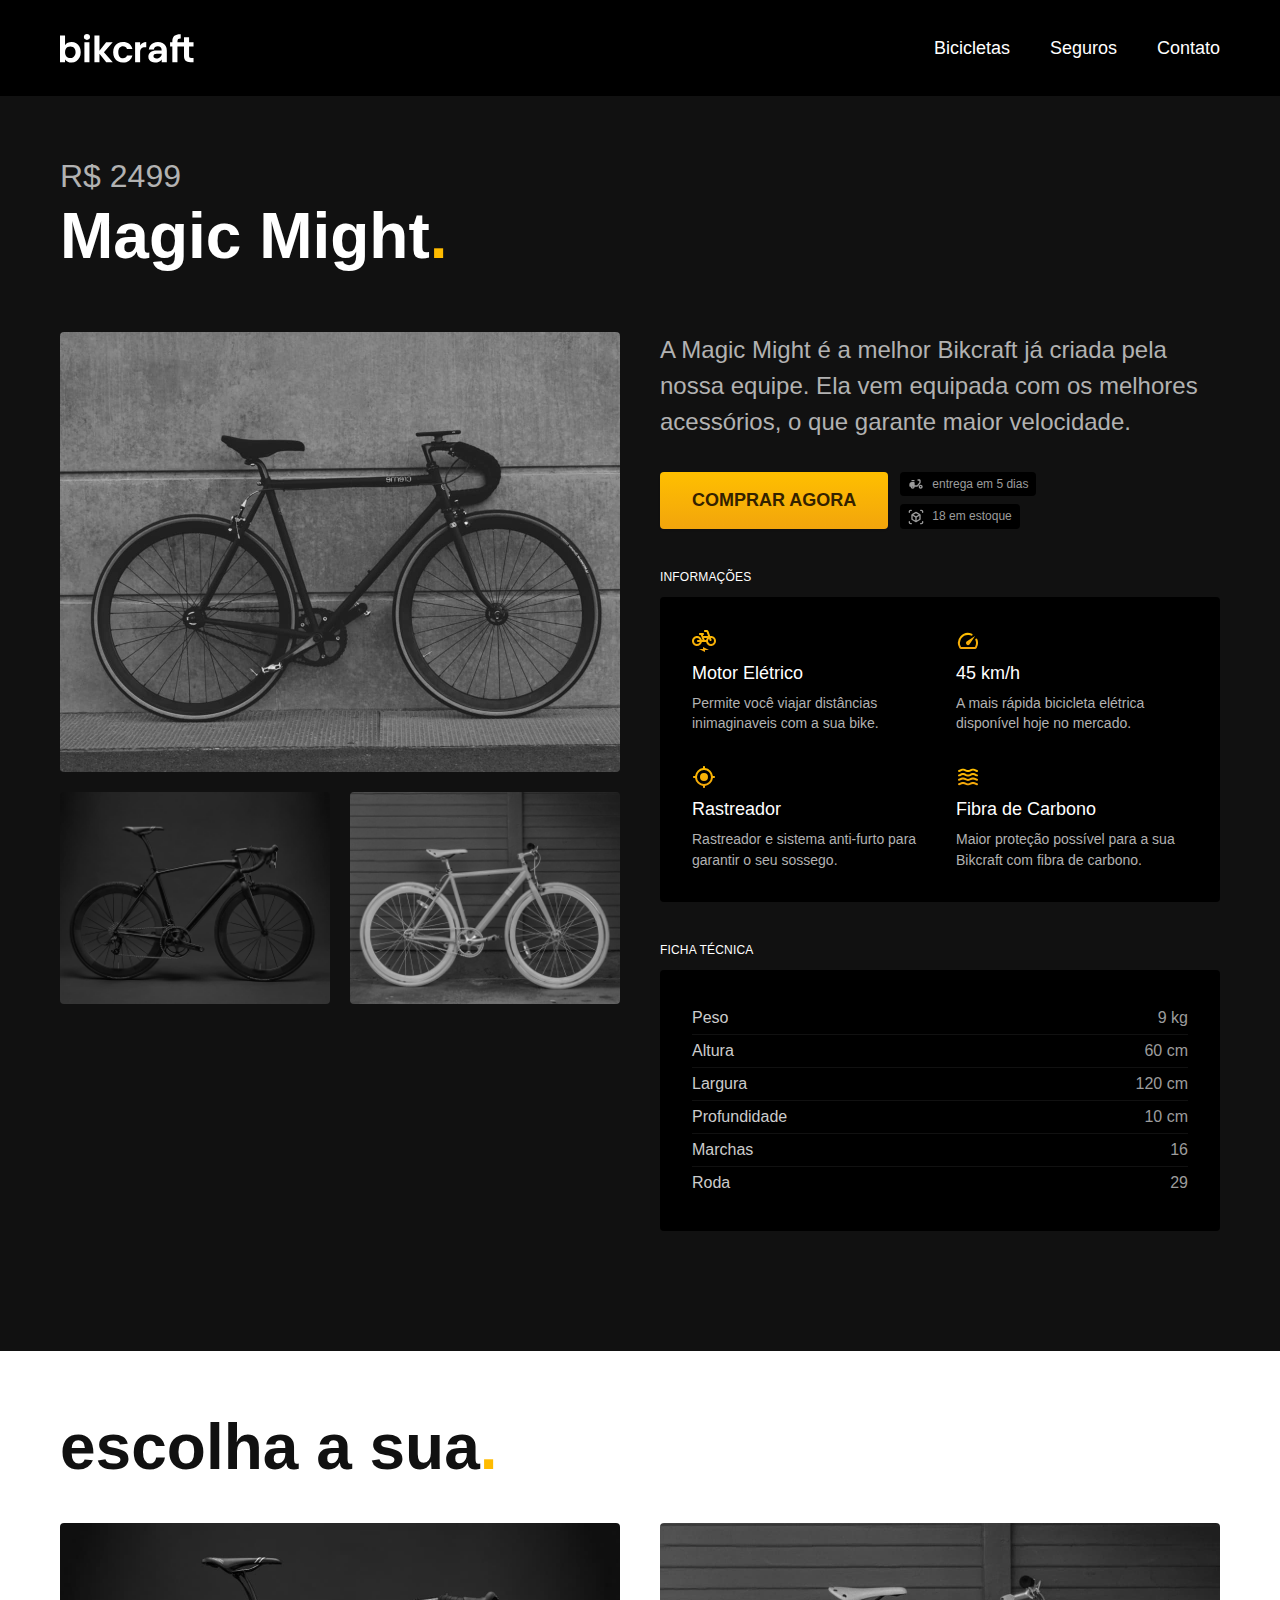
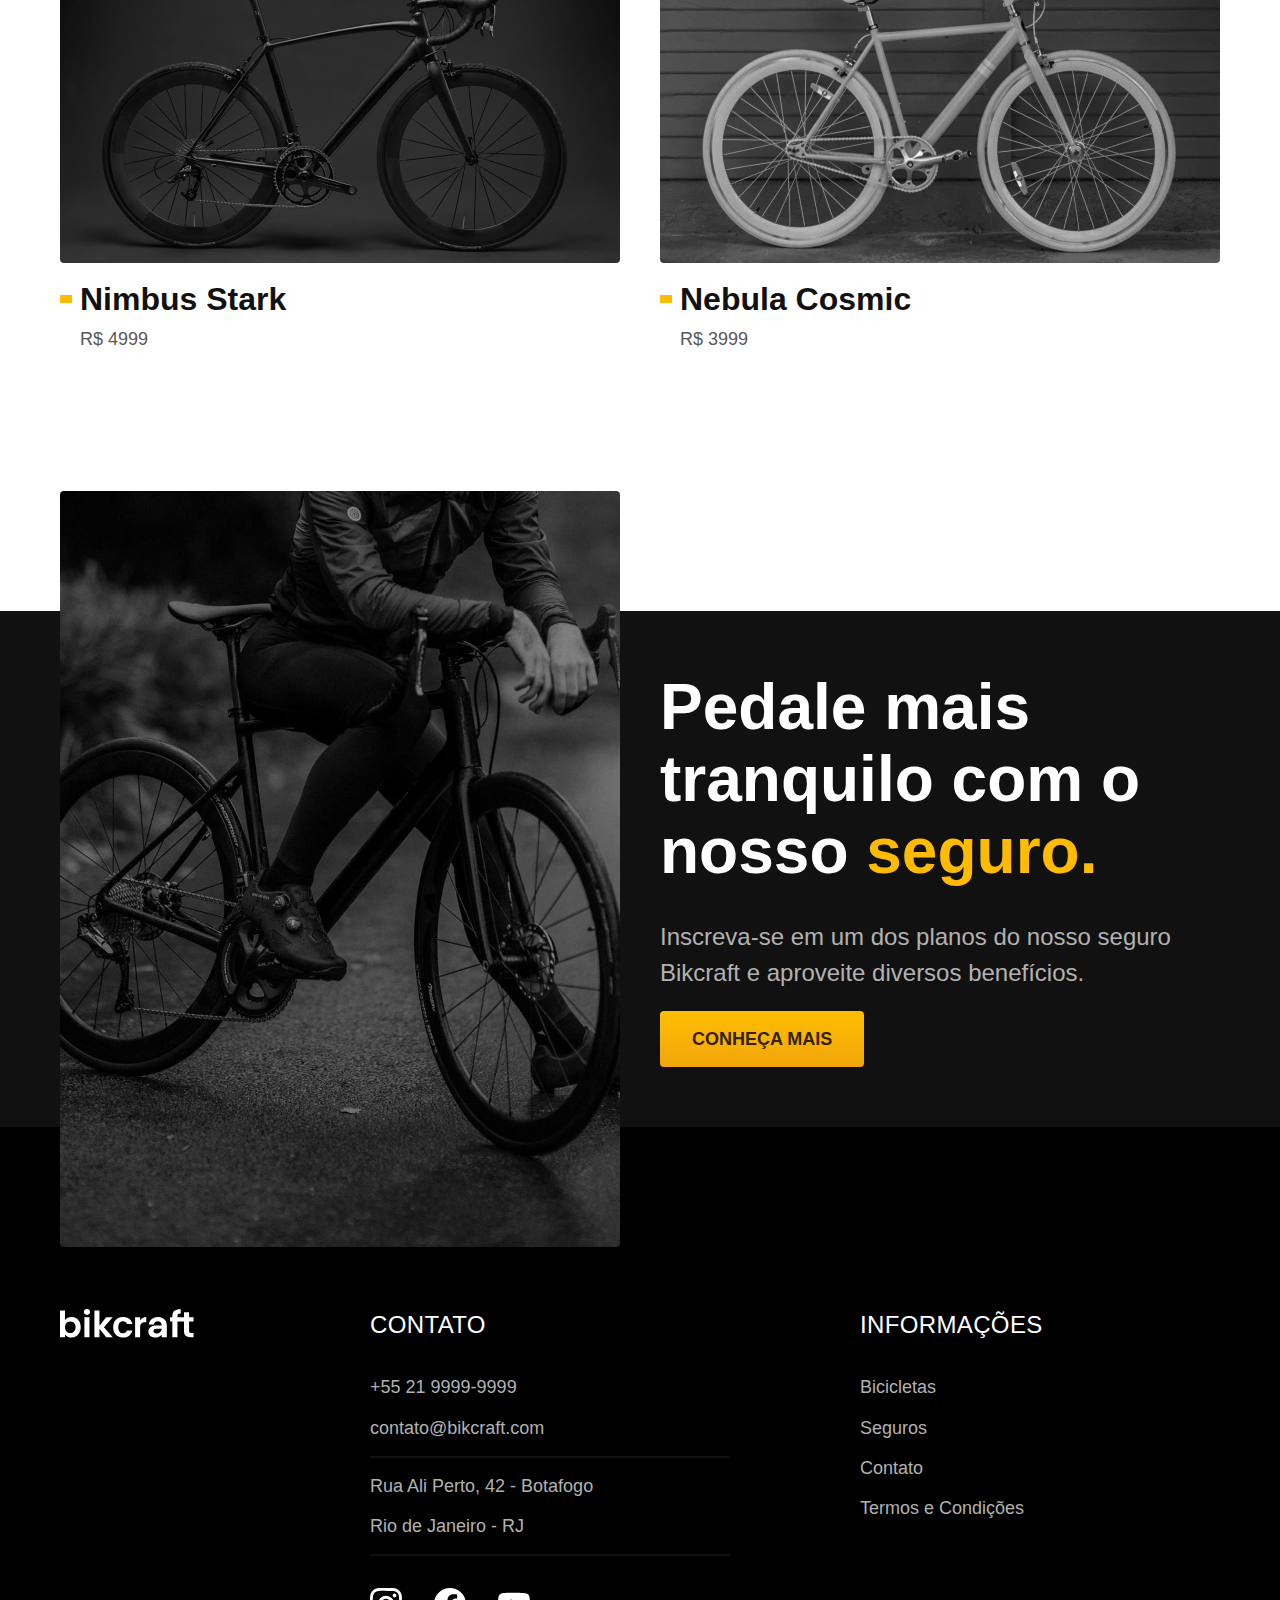
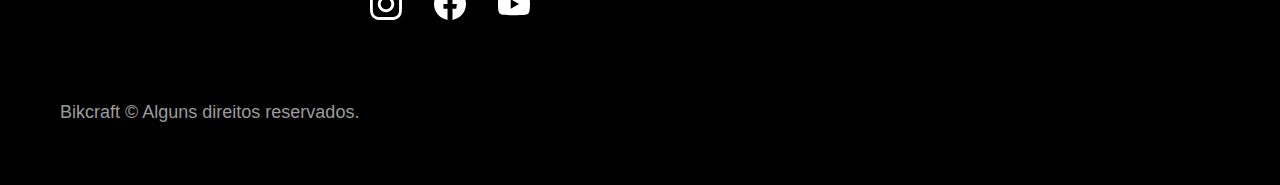
<file: bicicletas/magic.html>
<!DOCTYPE html>
<html lang="pt-br">

<head>
  <meta charset="UTF-8">
  <meta name="viewport" content="width=device-width, initial-scale=1.0">

  <title>Magic | Bikcraft</title>
  <meta name="description" content="Magic.">

  <link rel="preload" href="../css/style.css" as="style">
  <link rel="stylesheet" href="../css/style.css">
</head>

<body id="bicicleta">
  <header class="header-bg">
    <div class="header container">
      <a href="../">
        <img src="../img/bikcraft.svg" alt="Bikcraft">
      </a>

      <nav aria-label="primaria">
        <ul class="header-menu font-1-m cor-0">
          <li><a href="../bicicletas.html">Bicicletas</a></li>
          <li><a href="../seguros.html">Seguros</a></li>
          <li><a href="../contato.html">Contato</a></li>
        </ul>
      </nav>
    </div>
  </header>

  <main class="titulo-bg">
    <div>
      <div class="titulo container">
        <p class="font-2-xl cor-5">R$ 2499</p>
        <h1 class="font-1-xxl cor-0">Magic Might<span class="cor-p1">.</span></h1>
      </div>
    </div>
    <div class="bicicleta container">
      <div class="bicicleta-imagens">
        <img src="../img/bicicleta/nimbus2.jpg" alt="Bicicleta 1">
        <img src="../img/bicicleta/nimbus1.jpg" alt="Bicicleta 2">
        <img src="../img/bicicleta/nimbus3.jpg" alt="Bicicleta 3">
      </div>
      <div class="bicicleta-conteudo">
        <p class="font-2-l cor-5">A Magic Might é a melhor Bikcraft já criada pela nossa equipe. Ela vem equipada com os melhores acessórios, o que garante maior velocidade.</p>
        <div class="bicicleta-comprar">
          <a class="botao" href="../orcamento.html?tipo=bikcraft&produto=magic">Comprar Agora</a>
          <span class="font-1-xs cor-6"><img src="../img/icones/entrega.svg" alt=""> entrega em 5 dias</span>
          <span class="font-1-xs cor-6"><img src="../img/icones/estoque.svg" alt=""> 18 em estoque</span>
        </div>

        <h2 class="font-1-xs cor-0">Informações</h2>
        <ul class="bicicleta-informacoes">
          <li>
            <img src="../img/icones/eletrica.svg" alt="">
            <h3 class="font-1-m cor-0">Motor Elétrico</h3>
            <p class="font-2-xs cor-5">Permite você viajar distâncias inimaginaveis com a sua bike.</p>
          </li>
          <li>
            <img src="../img/icones/velocidade.svg" alt="">
            <h3 class="font-1-m cor-0">45 km/h</h3>
            <p class="font-2-xs cor-5">A mais rápida bicicleta elétrica disponível hoje no mercado.</p>
          </li>
          <li>
            <img src="../img/icones/rastreador.svg" alt="">
            <h3 class="font-1-m cor-0">Rastreador</h3>
            <p class="font-2-xs cor-5">Rastreador e sistema anti-furto para garantir o seu sossego.</p>
          </li>
          <li>
            <img src="../img/icones/carbono.svg" alt="">
            <h3 class="font-1-m cor-0">Fibra de Carbono</h3>
            <p class="font-2-xs cor-5">Maior proteção possível para a sua Bikcraft com fibra de carbono.</p>
          </li>
        </ul>
        <h2 class="font-1-xs cor-0">Ficha Técnica</h2>
        <ul class="bicicleta-ficha font-2-s cor-4">
          <li>Peso <span>9 kg</span></li>
          <li>Altura <span>60 cm</span></li>
          <li>Largura <span>120 cm</span></li>
          <li>Profundidade <span>10 cm</span></li>
          <li>Marchas <span>16</span></li>
          <li>Roda <span>29</span></li>
        </ul>
      </div>
    </div>
  </main>

  <article class="bicicletas-lista container">
    <h2 class="font-1-xxl">escolha a sua<span class="cor-p1">.</span></h2>

    <ul>
      <li>
        <a href="./nimbus.html">
          <img src="../img/bicicletas/nimbus.jpg" alt="Bicicleta preta">
          <h3 class="font-1-xl">Nimbus Stark</h3>
          <span class="font-2-m cor-8">R$ 4999</span>
        </a>
      </li>
      <li>
        <a href="./nebula.html">
          <img src="../img/bicicletas/nebula.jpg" alt="Bicicleta preta">
          <h3 class="font-1-xl">Nebula Cosmic</h3>
          <span class="font-2-m cor-8">R$ 3999</span>
        </a>
      </li>
    </ul>
  </article>

  <article class="seguro-bg">
    <div class="seguro container">
      <div class="seguro-imagem">
        <img src="../img/fotos/seguros.jpg" alt="Pessoa parada em cima de uma bicicleta.">
      </div>
      <div class="seguro-conteudo">
        <h2 class="font-1-xxl cor-0">Pedale mais tranquilo com o nosso <span class="cor-p1">seguro.</span></h2>
        <p class="font-2-l cor-5">Inscreva-se em um dos planos do nosso seguro Bikcraft e aproveite diversos benefícios.</p>
        <a class="botao" href="../seguros.html">Conheça Mais</a>
      </div>
    </div>
  </article>

  <footer class="footer-bg">
    <div class="footer container">
      <img src="../img/bikcraft.svg" alt="Bikcraft">
      <div class="footer-contato">
        <h3 class="font-2-l-b cor-0">Contato</h3>
        <ul class="font-2-m cor-5">
          <li><a href="tel:+552199999999">+55 21 9999-9999</a></li>
          <li><a href="mailto:contato@bikcraft.com">contato@bikcraft.com</a></li>
          <li>Rua Ali Perto, 42 - Botafogo</li>
          <li>Rio de Janeiro - RJ</li>
        </ul>
        <div class="footer-redes">
          <a href="../">
            <img src="../img/redes/instagram.svg" alt="Instagram">
          </a>
          <a href="../">
            <img src="../img/redes/facebook.svg" alt="Facebook">
          </a>
          <a href="../">
            <img src="../img/redes/youtube.svg" alt="Youtube">
          </a>
        </div>
      </div>
      <div class="footer-informacoes">
        <h3 class="font-2-l-b cor-0">Informações</h3>
        <nav>
          <ul class="font-1-m cor-5">
            <li><a href="../bicicletas.html">Bicicletas</a></li>
            <li><a href="../seguros.html">Seguros</a></li>
            <li><a href="../contato.html">Contato</a></li>
            <li><a href="../termos.html">Termos e Condições</a></li>
          </ul>
        </nav>
      </div>
      <p class="footer-copy font-2-m cor-6">Bikcraft © Alguns direitos reservados.</p>
    </div>
  </footer>
  <script src="../js/script.js"></script>
 
</body>

</html>
</file>
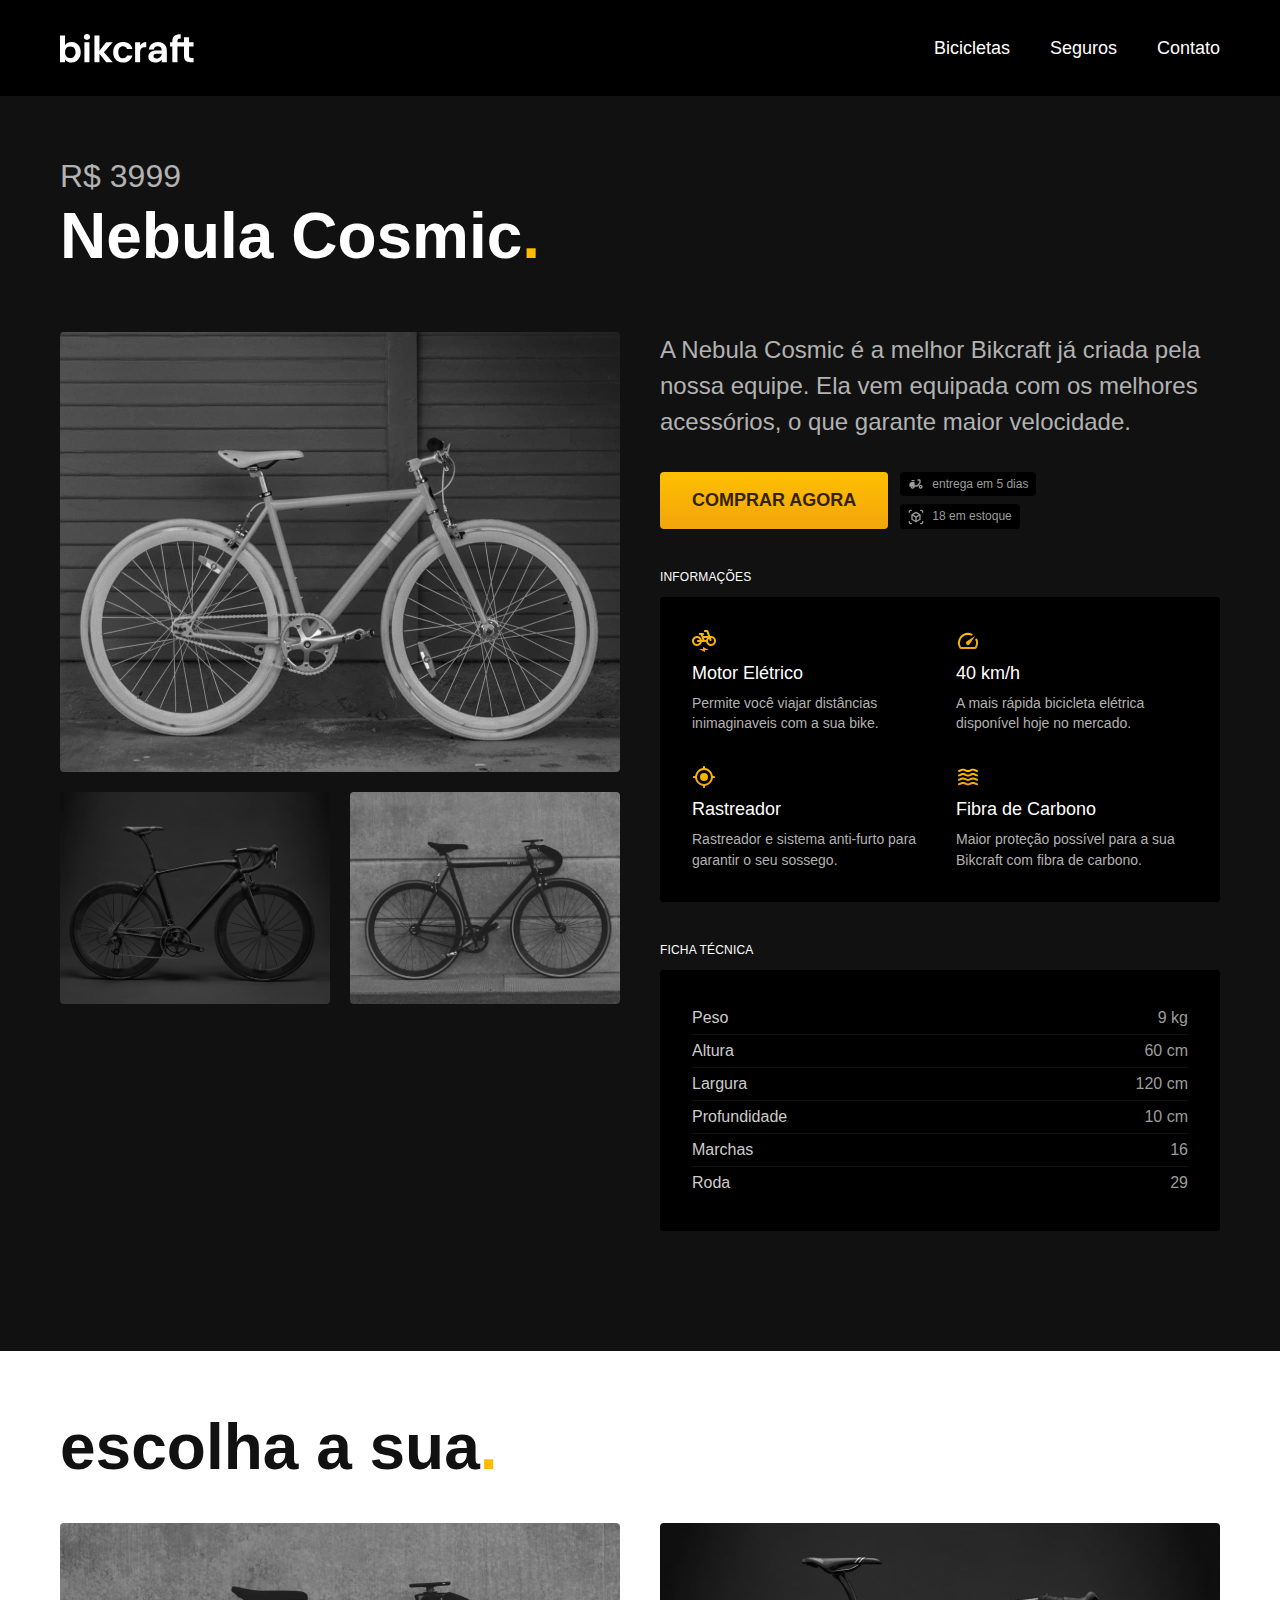
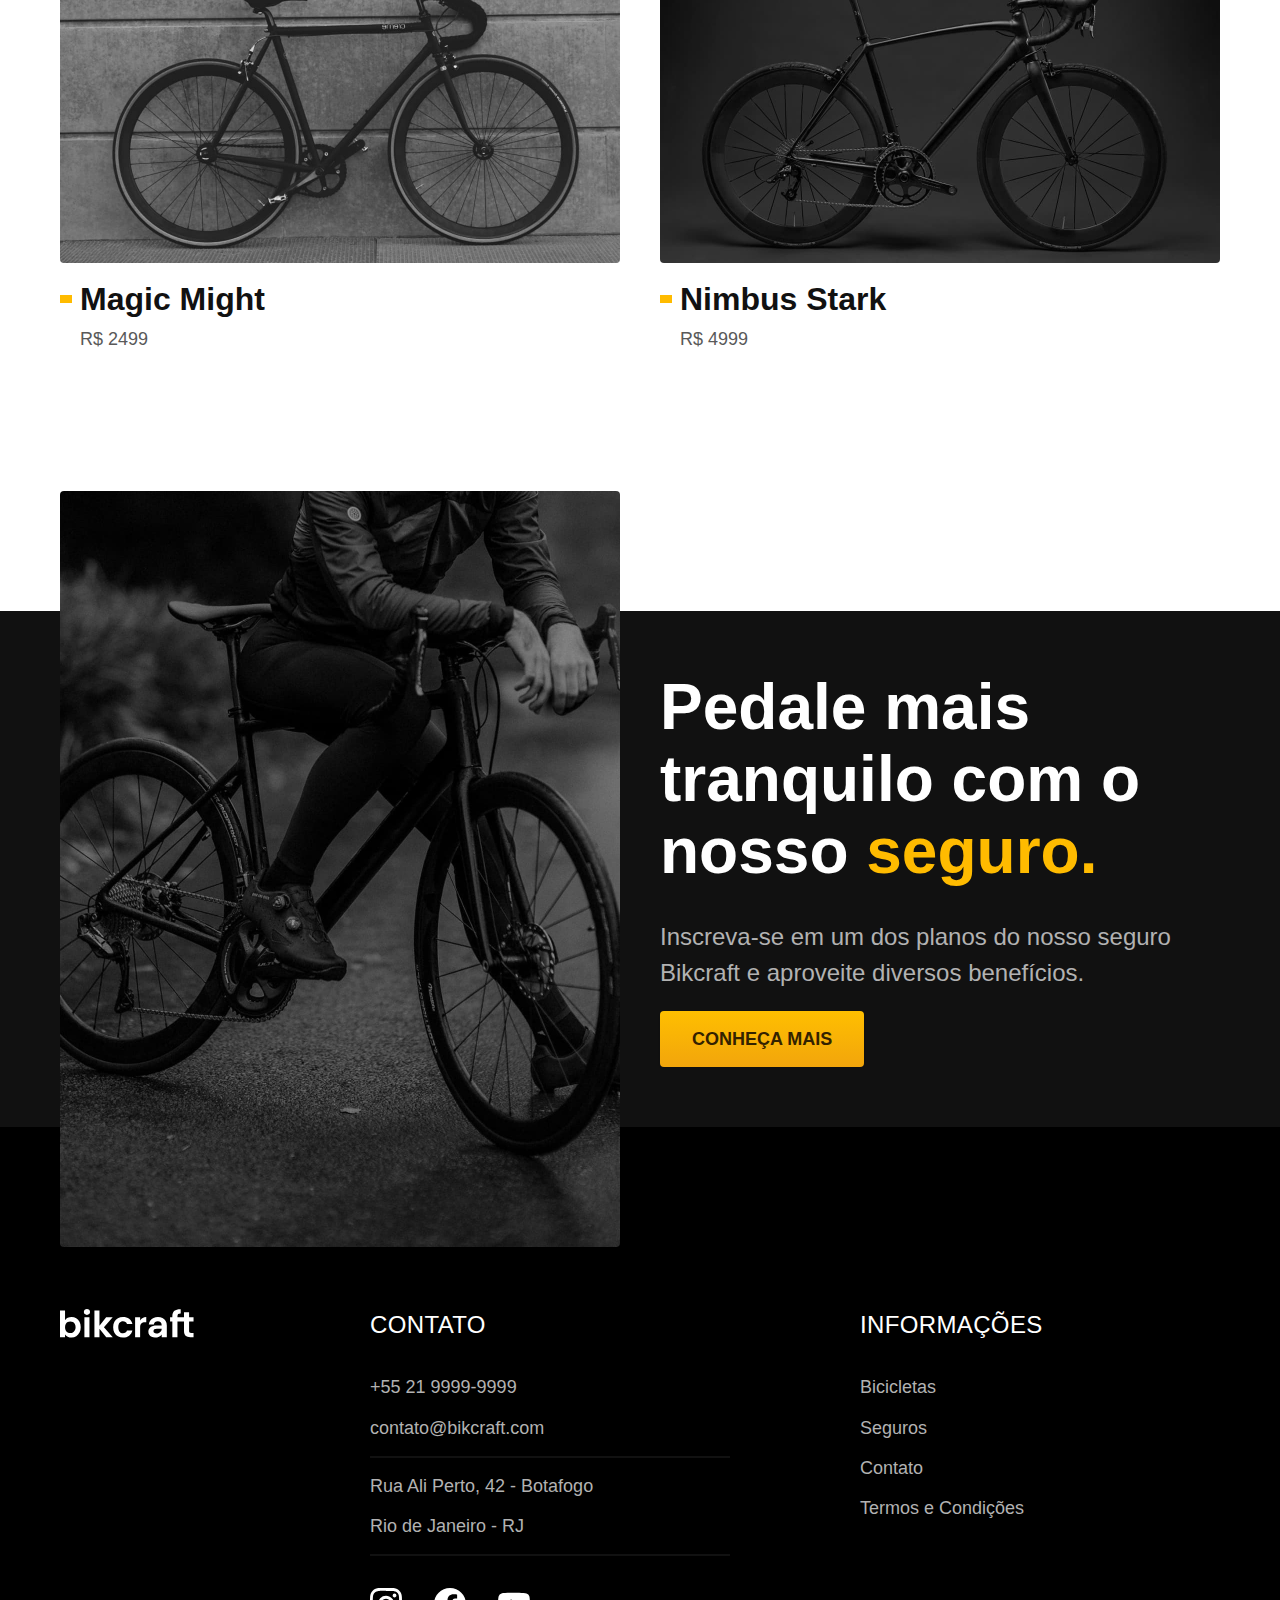
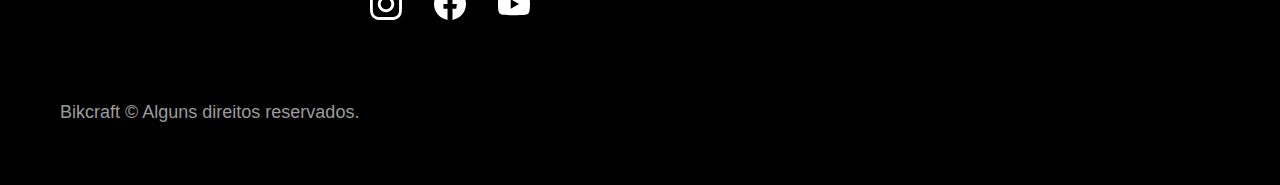
<file: bicicletas/nebula.html>
<!DOCTYPE html>
<html lang="pt-br">

<head>
  <meta charset="UTF-8">
  <meta name="viewport" content="width=device-width, initial-scale=1.0">

  <title>Nebula | Bikcraft</title>
  <meta name="description" content="Nebula.">

  <link rel="preload" href="../css/style.css" as="style">
  <link rel="stylesheet" href="../css/style.css">
</head>

<body id="bicicleta">
  <header class="header-bg">
    <div class="header container">
      <a href="../">
        <img src="../img/bikcraft.svg" alt="Bikcraft">
      </a>

      <nav aria-label="primaria">
        <ul class="header-menu font-1-m cor-0">
          <li><a href="../bicicletas.html">Bicicletas</a></li>
          <li><a href="../seguros.html">Seguros</a></li>
          <li><a href="../contato.html">Contato</a></li>
        </ul>
      </nav>
    </div>
  </header>

  <main class="titulo-bg">
    <div>
      <div class="titulo container">
        <p class="font-2-xl cor-5">R$ 3999</p>
        <h1 class="font-1-xxl cor-0">Nebula Cosmic<span class="cor-p1">.</span></h1>
      </div>
    </div>
    <div class="bicicleta container">
      <div class="bicicleta-imagens">
        <img src="../img/bicicleta/nimbus3.jpg" alt="Bicicleta 1">
        <img src="../img/bicicleta/nimbus1.jpg" alt="Bicicleta 2">
        <img src="../img/bicicleta/nimbus2.jpg" alt="Bicicleta 3">
      </div>
      <div class="bicicleta-conteudo">
        <p class="font-2-l cor-5">A Nebula Cosmic é a melhor Bikcraft já criada pela nossa equipe. Ela vem equipada com os melhores acessórios, o que garante maior velocidade.</p>
        <div class="bicicleta-comprar">
          <a class="botao" href="../orcamento.html?tipo=bikcraft&produto=nebula">Comprar Agora</a>
          <span class="font-1-xs cor-6"><img src="../img/icones/entrega.svg" alt=""> entrega em 5 dias</span>
          <span class="font-1-xs cor-6"><img src="../img/icones/estoque.svg" alt=""> 18 em estoque</span>
        </div>

        <h2 class="font-1-xs cor-0">Informações</h2>
        <ul class="bicicleta-informacoes">
          <li>
            <img src="../img/icones/eletrica.svg" alt="">
            <h3 class="font-1-m cor-0">Motor Elétrico</h3>
            <p class="font-2-xs cor-5">Permite você viajar distâncias inimaginaveis com a sua bike.</p>
          </li>
          <li>
            <img src="../img/icones/velocidade.svg" alt="">
            <h3 class="font-1-m cor-0">40 km/h</h3>
            <p class="font-2-xs cor-5">A mais rápida bicicleta elétrica disponível hoje no mercado.</p>
          </li>
          <li>
            <img src="../img/icones/rastreador.svg" alt="">
            <h3 class="font-1-m cor-0">Rastreador</h3>
            <p class="font-2-xs cor-5">Rastreador e sistema anti-furto para garantir o seu sossego.</p>
          </li>
          <li>
            <img src="../img/icones/carbono.svg" alt="">
            <h3 class="font-1-m cor-0">Fibra de Carbono</h3>
            <p class="font-2-xs cor-5">Maior proteção possível para a sua Bikcraft com fibra de carbono.</p>
          </li>
        </ul>
        <h2 class="font-1-xs cor-0">Ficha Técnica</h2>
        <ul class="bicicleta-ficha font-2-s cor-4">
          <li>Peso <span>9 kg</span></li>
          <li>Altura <span>60 cm</span></li>
          <li>Largura <span>120 cm</span></li>
          <li>Profundidade <span>10 cm</span></li>
          <li>Marchas <span>16</span></li>
          <li>Roda <span>29</span></li>
        </ul>
      </div>
    </div>
  </main>

  <article class="bicicletas-lista container">
    <h2 class="font-1-xxl">escolha a sua<span class="cor-p1">.</span></h2>

    <ul>
      <li>
        <a href="./magic.html">
          <img src="../img/bicicletas/magic.jpg" alt="Bicicleta preta">
          <h3 class="font-1-xl">Magic Might</h3>
          <span class="font-2-m cor-8">R$ 2499</span>
        </a>
      </li>
      <li>
        <a href="./nimbus.html">
          <img src="../img/bicicletas/nimbus.jpg" alt="Bicicleta preta">
          <h3 class="font-1-xl">Nimbus Stark</h3>
          <span class="font-2-m cor-8">R$ 4999</span>
        </a>
      </li>
    </ul>
  </article>

  <article class="seguro-bg">
    <div class="seguro container">
      <div class="seguro-imagem">
        <img src="../img/fotos/seguros.jpg" alt="Pessoa parada em cima de uma bicicleta.">
      </div>
      <div class="seguro-conteudo">
        <h2 class="font-1-xxl cor-0">Pedale mais tranquilo com o nosso <span class="cor-p1">seguro.</span></h2>
        <p class="font-2-l cor-5">Inscreva-se em um dos planos do nosso seguro Bikcraft e aproveite diversos benefícios.</p>
        <a class="botao" href="../seguros.html">Conheça Mais</a>
      </div>
    </div>
  </article>

  <footer class="footer-bg">
    <div class="footer container">
      <img src="../img/bikcraft.svg" alt="Bikcraft">
      <div class="footer-contato">
        <h3 class="font-2-l-b cor-0">Contato</h3>
        <ul class="font-2-m cor-5">
          <li><a href="tel:+552199999999">+55 21 9999-9999</a></li>
          <li><a href="mailto:contato@bikcraft.com">contato@bikcraft.com</a></li>
          <li>Rua Ali Perto, 42 - Botafogo</li>
          <li>Rio de Janeiro - RJ</li>
        </ul>
        <div class="footer-redes">
          <a href="../">
            <img src="../img/redes/instagram.svg" alt="Instagram">
          </a>
          <a href="../">
            <img src="../img/redes/facebook.svg" alt="Facebook">
          </a>
          <a href="../">
            <img src="../img/redes/youtube.svg" alt="Youtube">
          </a>
        </div>
      </div>
      <div class="footer-informacoes">
        <h3 class="font-2-l-b cor-0">Informações</h3>
        <nav>
          <ul class="font-1-m cor-5">
            <li><a href="../bicicletas.html">Bicicletas</a></li>
            <li><a href="../seguros.html">Seguros</a></li>
            <li><a href="../contato.html">Contato</a></li>
            <li><a href="../termos.html">Termos e Condições</a></li>
          </ul>
        </nav>
      </div>
      <p class="footer-copy font-2-m cor-6">Bikcraft © Alguns direitos reservados.</p>
    </div>
  </footer>
  <script src="../js/script.js"></script>

</body>

</html>
</file>
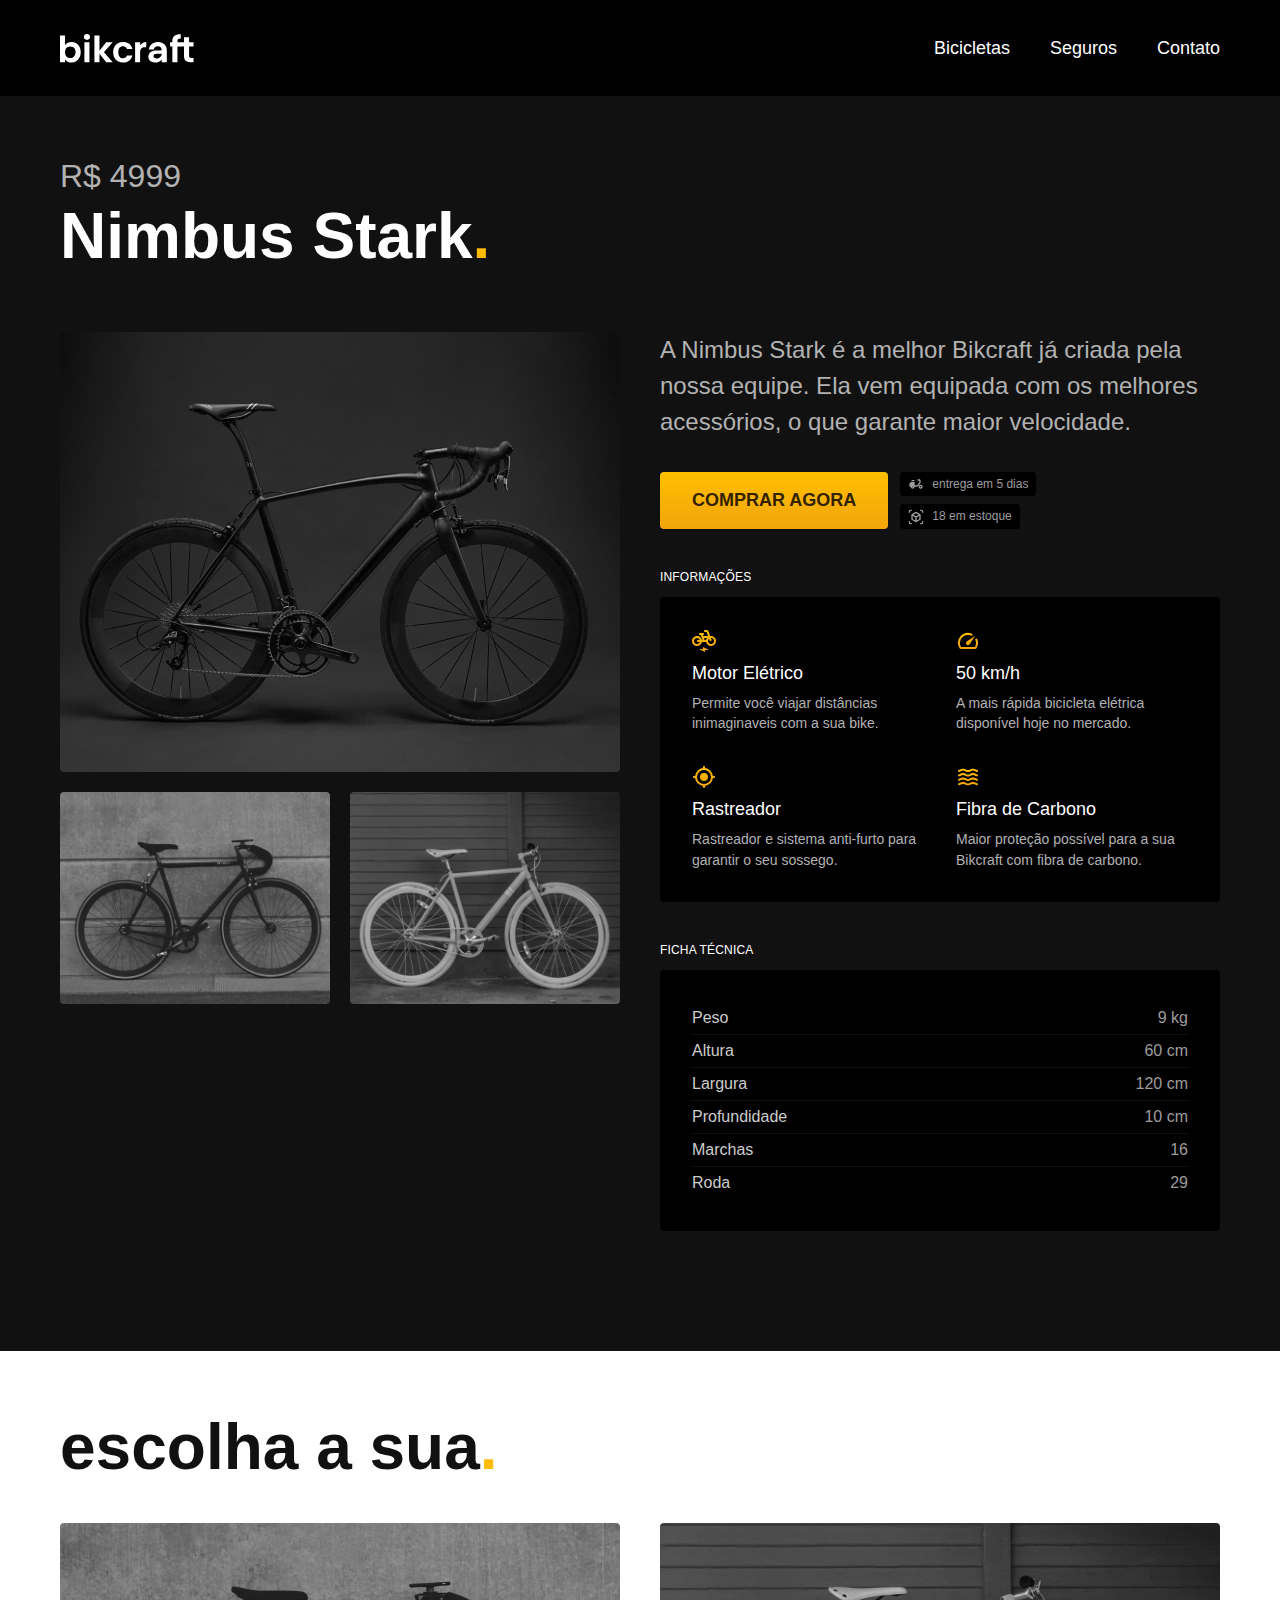
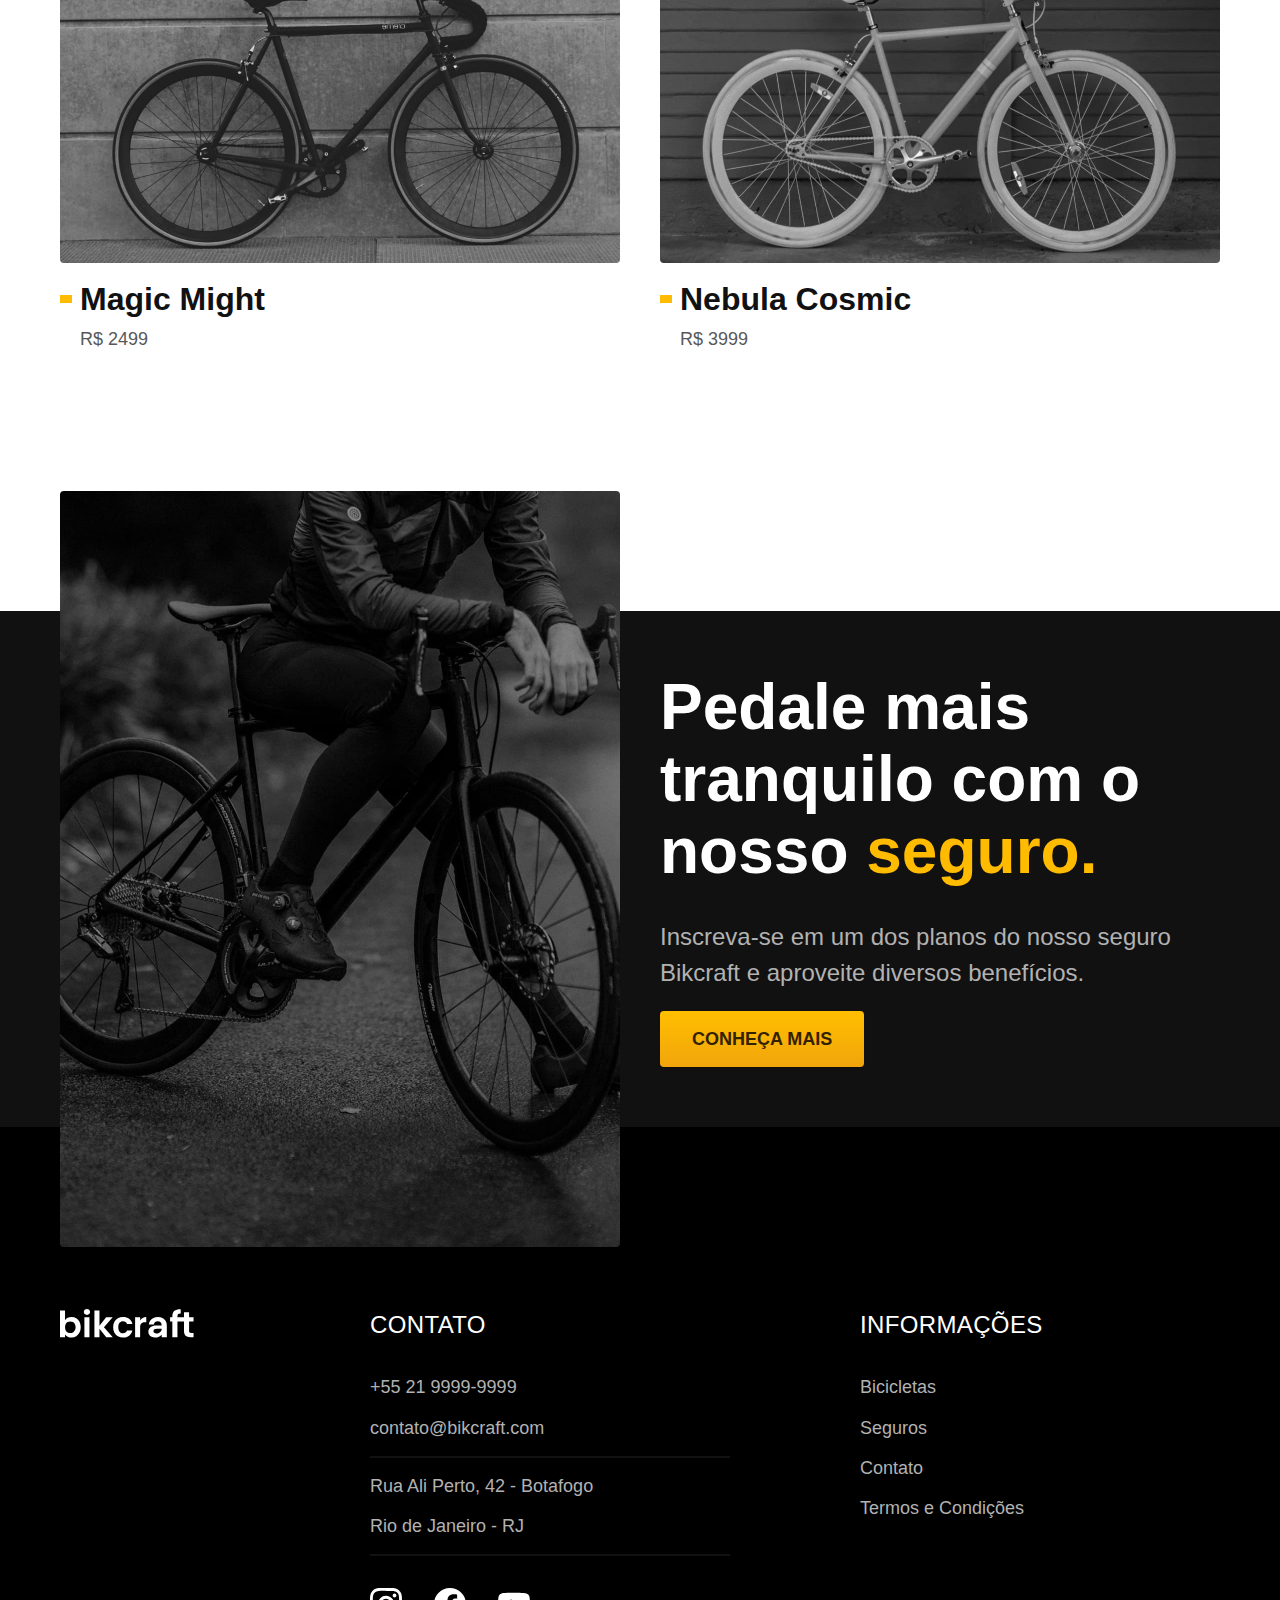
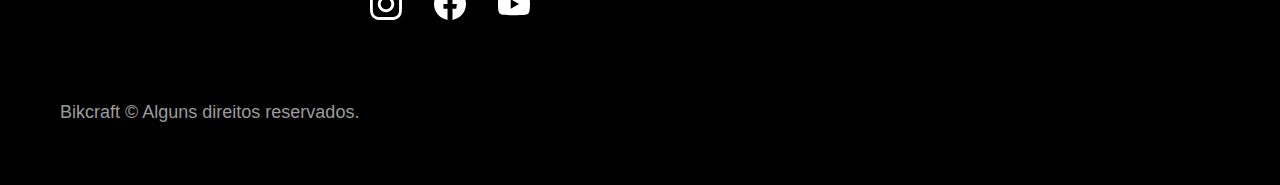
<file: bicicletas/nimbus.html>
<!DOCTYPE html>
<html lang="pt-br">

<head>
  <meta charset="UTF-8">
  <meta name="viewport" content="width=device-width, initial-scale=1.0">

  <title>Nimbus | Bikcraft</title>
  <meta name="description" content="Nimbus.">

  <link rel="preload" href="../css/style.css" as="style">
  <link rel="stylesheet" href="../css/style.css">
</head>

<body id="bicicleta">
  <header class="header-bg">
    <div class="header container">
      <a href="../">
        <img src="../img/bikcraft.svg" alt="Bikcraft">
      </a>

      <nav aria-label="primaria">
        <ul class="header-menu font-1-m cor-0">
          <li><a href="../bicicletas.html">Bicicletas</a></li>
          <li><a href="../seguros.html">Seguros</a></li>
          <li><a href="../contato.html">Contato</a></li>
        </ul>
      </nav>
    </div>
  </header>

  <main class="titulo-bg">
    <div>
      <div class="titulo container">
        <p class="font-2-xl cor-5">R$ 4999</p>
        <h1 class="font-1-xxl cor-0">Nimbus Stark<span class="cor-p1">.</span></h1>
      </div>
    </div>
    <div class="bicicleta container">
      <div class="bicicleta-imagens">
        <img src="../img/bicicleta/nimbus1.jpg" alt="Bicicleta 1">
        <img src="../img/bicicleta/nimbus2.jpg" alt="Bicicleta 2">
        <img src="../img/bicicleta/nimbus3.jpg" alt="Bicicleta 3">
      </div>
      <div class="bicicleta-conteudo">
        <p class="font-2-l cor-5">A Nimbus Stark é a melhor Bikcraft já criada pela nossa equipe. Ela vem equipada com os melhores acessórios, o que garante maior velocidade.</p>
        <div class="bicicleta-comprar">
          <a class="botao" href="../orcamento.html?tipo=bikcraft&produto=nimbus">Comprar Agora</a>
          <span class="font-1-xs cor-6"><img src="../img/icones/entrega.svg" alt=""> entrega em 5 dias</span>
          <span class="font-1-xs cor-6"><img src="../img/icones/estoque.svg" alt=""> 18 em estoque</span>
        </div>

        <h2 class="font-1-xs cor-0">Informações</h2>
        <ul class="bicicleta-informacoes">
          <li>
            <img src="../img/icones/eletrica.svg" alt="">
            <h3 class="font-1-m cor-0">Motor Elétrico</h3>
            <p class="font-2-xs cor-5">Permite você viajar distâncias inimaginaveis com a sua bike.</p>
          </li>
          <li>
            <img src="../img/icones/velocidade.svg" alt="">
            <h3 class="font-1-m cor-0">50 km/h</h3>
            <p class="font-2-xs cor-5">A mais rápida bicicleta elétrica disponível hoje no mercado.</p>
          </li>
          <li>
            <img src="../img/icones/rastreador.svg" alt="">
            <h3 class="font-1-m cor-0">Rastreador</h3>
            <p class="font-2-xs cor-5">Rastreador e sistema anti-furto para garantir o seu sossego.</p>
          </li>
          <li>
            <img src="../img/icones/carbono.svg" alt="">
            <h3 class="font-1-m cor-0">Fibra de Carbono</h3>
            <p class="font-2-xs cor-5">Maior proteção possível para a sua Bikcraft com fibra de carbono.</p>
          </li>
        </ul>
        <h2 class="font-1-xs cor-0">Ficha Técnica</h2>
        <ul class="bicicleta-ficha font-2-s cor-4">
          <li>Peso <span>9 kg</span></li>
          <li>Altura <span>60 cm</span></li>
          <li>Largura <span>120 cm</span></li>
          <li>Profundidade <span>10 cm</span></li>
          <li>Marchas <span>16</span></li>
          <li>Roda <span>29</span></li>
        </ul>
      </div>
    </div>
  </main>

  <article class="bicicletas-lista container">
    <h2 class="font-1-xxl">escolha a sua<span class="cor-p1">.</span></h2>

    <ul>
      <li>
        <a href="./magic.html">
          <img src="../img/bicicletas/magic.jpg" alt="Bicicleta preta">
          <h3 class="font-1-xl">Magic Might</h3>
          <span class="font-2-m cor-8">R$ 2499</span>
        </a>
      </li>
      <li>
        <a href="./nebula.html">
          <img src="../img/bicicletas/nebula.jpg" alt="Bicicleta preta">
          <h3 class="font-1-xl">Nebula Cosmic</h3>
          <span class="font-2-m cor-8">R$ 3999</span>
        </a>
      </li>
    </ul>
  </article>

  <article class="seguro-bg">
    <div class="seguro container">
      <div class="seguro-imagem">
        <img src="../img/fotos/seguros.jpg" alt="Pessoa parada em cima de uma bicicleta.">
      </div>
      <div class="seguro-conteudo">
        <h2 class="font-1-xxl cor-0">Pedale mais tranquilo com o nosso <span class="cor-p1">seguro.</span></h2>
        <p class="font-2-l cor-5">Inscreva-se em um dos planos do nosso seguro Bikcraft e aproveite diversos benefícios.</p>
        <a class="botao" href="../seguros.html">Conheça Mais</a>
      </div>
    </div>
  </article>

  <footer class="footer-bg">
    <div class="footer container">
      <img src="../img/bikcraft.svg" alt="Bikcraft">
      <div class="footer-contato">
        <h3 class="font-2-l-b cor-0">Contato</h3>
        <ul class="font-2-m cor-5">
          <li><a href="tel:+552199999999">+55 21 9999-9999</a></li>
          <li><a href="mailto:contato@bikcraft.com">contato@bikcraft.com</a></li>
          <li>Rua Ali Perto, 42 - Botafogo</li>
          <li>Rio de Janeiro - RJ</li>
        </ul>
        <div class="footer-redes">
          <a href="../">
            <img src="../img/redes/instagram.svg" alt="Instagram">
          </a>
          <a href="../">
            <img src="../img/redes/facebook.svg" alt="Facebook">
          </a>
          <a href="../">
            <img src="../img/redes/youtube.svg" alt="Youtube">
          </a>
        </div>
      </div>
      <div class="footer-informacoes">
        <h3 class="font-2-l-b cor-0">Informações</h3>
        <nav>
          <ul class="font-1-m cor-5">
            <li><a href="../bicicletas.html">Bicicletas</a></li>
            <li><a href="../seguros.html">Seguros</a></li>
            <li><a href="../contato.html">Contato</a></li>
            <li><a href="../termos.html">Termos e Condições</a></li>
          </ul>
        </nav>
      </div>
      <p class="footer-copy font-2-m cor-6">Bikcraft © Alguns direitos reservados.</p>
    </div>
  </footer>
  <script src="../js/script.js"></script>
</body>

</html>
</file>
<file: css/style.css>
@import url("../css/global/global.css");
@import url("../css/utilidades/tipografia.css");
@import url("../css/utilidades/cores.css");
@import url("../css/utilidades/animacao.css");

@import url("../css/global/header.css");
@import url("../css/global/footer.css");

@import url("../css/utilidades/componentes.css");
@import url("./utilidades/formulario.css");

@import url("../css/home/introducao.css");
@import url("../css/home/tecnologia.css");
@import url("../css/home/parceiros.css");
@import url("../css/home/depoimento.css");

@import url("../css/bicicletas/bicicletas-lista.css");
@import url("../css/bicicletas/bicicletas.css");

@import url("./bicicleta/bicicleta.css");
@import url("./bicicleta/seguro.css");

@import url("../css/seguros/seguros.css");
@import url("../css/seguros/vantagens.css");
@import url("../css/seguros/perguntas.css");

@import url("../css/contato/contato.css");
@import url("../css/contato/lojas.css");

@import url("../css/orcamento/orcamento.css");


@import url("../css/termos/termos.css");
</file>
